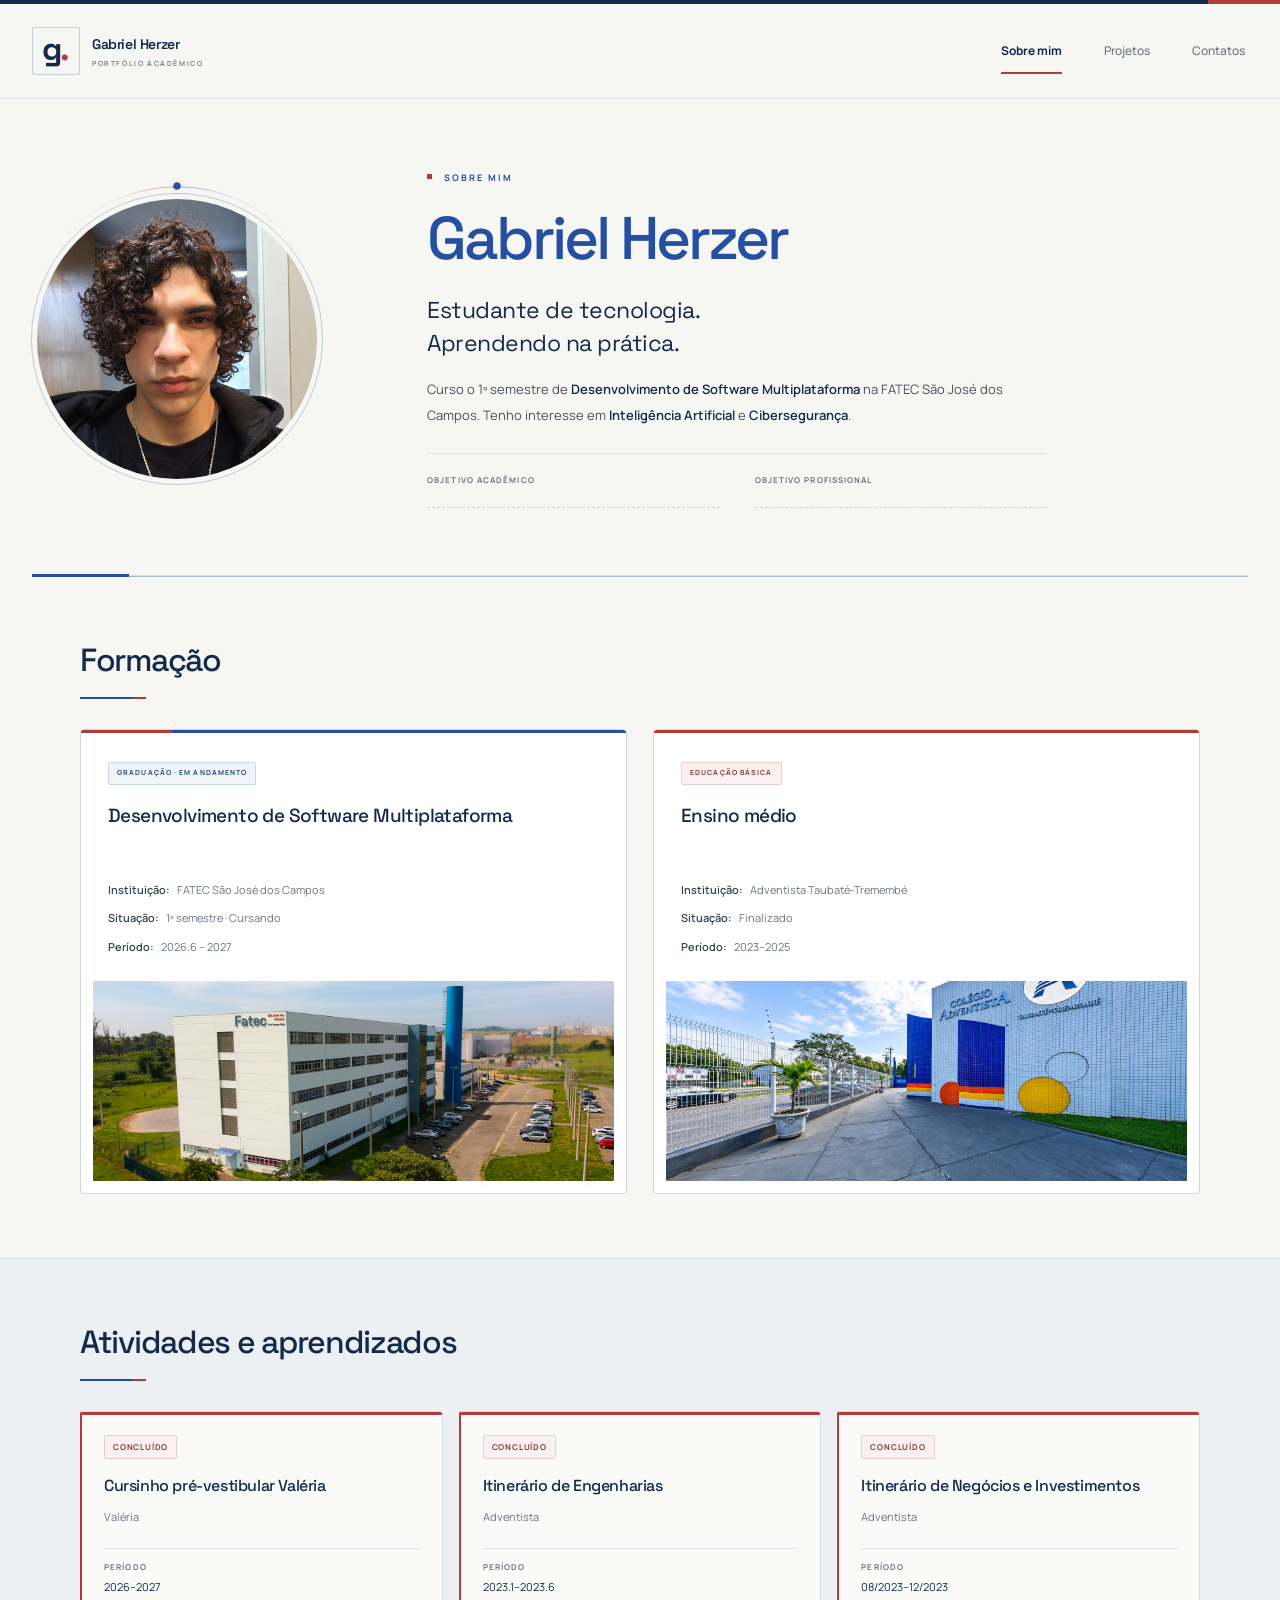
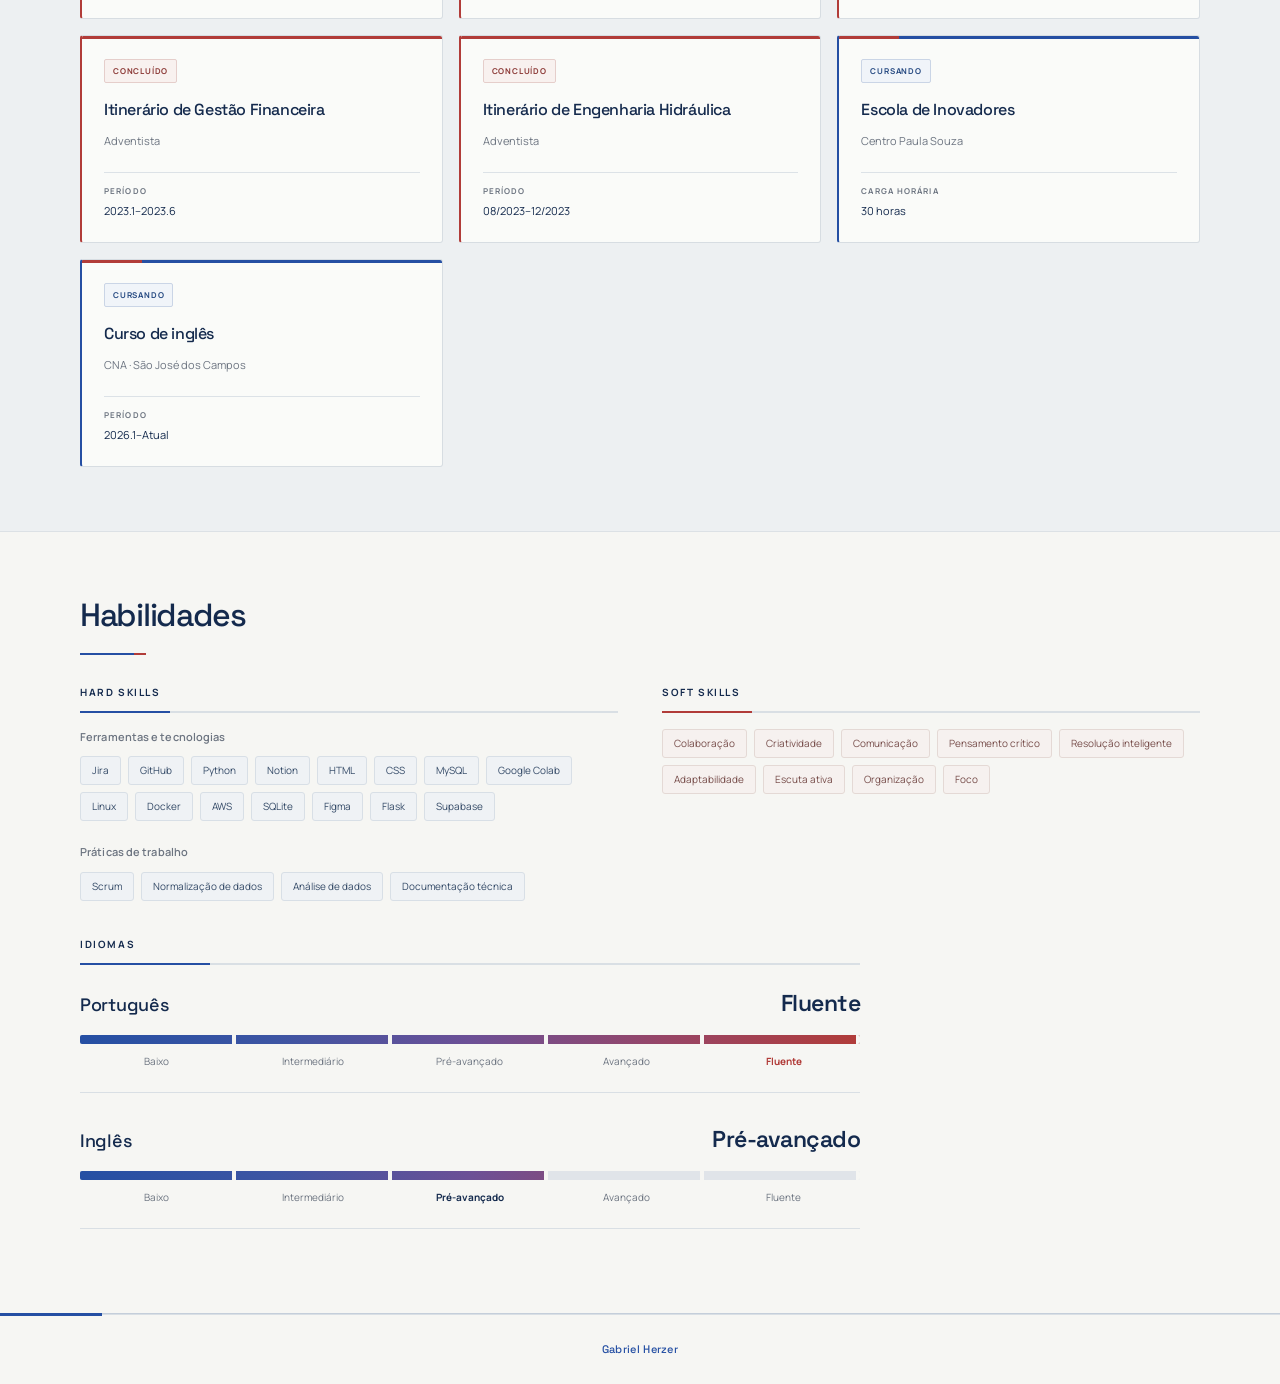
<file: index.html>
<!doctype html>
<html lang="pt-BR"><head><meta charset="utf-8"><meta name="viewport" content="width=device-width, initial-scale=1"><meta name="theme-color" content="#142a4d"><meta name="description" content="Portfólio acadêmico de Gabriel Herzer Gaspary. Estudante de DSM na FATEC São José dos Campos."><title>Sobre mim · Gabriel Herzer</title><link rel="icon" type="image/svg+xml" href="assets/favicon.svg"><link rel="stylesheet" href="styles.css"><link rel="stylesheet" href="design.css"></head>
<body><a class="skip" href="#conteudo">Pular para o conteúdo</a><header class="header"><div class="header-inner"><a class="brand" href="index.html" aria-label="Gabriel Herzer, sobre mim"><span class="brand-symbol">g<span>.</span></span><span class="brand-name">Gabriel Herzer<small>PORTFÓLIO ACADÊMICO</small></span></a><nav aria-label="Navegação principal"><a href="index.html" class="active" aria-current="page">Sobre mim</a><a href="projetos.html">Projetos</a><a href="contatos.html">Contatos</a></nav></div></header><main id="conteudo">
<section class="intro wrap" aria-labelledby="profile-title"><div class="portrait"><img src="assets/gabriel.png" alt="Foto de Gabriel Herzer Gaspary" width="1086" height="1448" fetchpriority="high"><span class="portrait-orbit orbit-red" aria-hidden="true"><span class="orbit-trail"></span><span class="orbit-dot"></span></span><span class="portrait-orbit orbit-blue" aria-hidden="true"><span class="orbit-trail"></span><span class="orbit-dot"></span></span></div><div class="intro-copy"><p class="eyebrow"><span class="status-dot"></span> SOBRE MIM</p><h1 id="profile-title">Gabriel Herzer</h1><p class="intro-lead">Estudante de tecnologia.<br>Aprendendo na prática.</p><p>Curso o 1º semestre de <strong>Desenvolvimento de Software Multiplataforma</strong> na FATEC São José dos Campos. Tenho interesse em <strong>Inteligência Artificial</strong> e <strong>Cibersegurança</strong>.</p><div class="goals"><div><span class="field-label">OBJETIVO ACADÊMICO</span><span class="blank" aria-label="Objetivo acadêmico: a preencher">&nbsp;</span></div><div><span class="field-label">OBJETIVO PROFISSIONAL</span><span class="blank" aria-label="Objetivo profissional: a preencher">&nbsp;</span></div></div></div><span class="intro-status" aria-hidden="true"><span class="intro-red"></span><span class="intro-blue"></span></span></section>
<section class="section wrap" aria-labelledby="education-title"><div class="section-title"><h2>Formação</h2></div><div class="education-grid"><article class="education-card is-ongoing"><span class="status-line" aria-hidden="true"><span class="status-runner"></span></span><div class="education-content"><span class="badge">GRADUAÇÃO · EM ANDAMENTO</span><h3 id="education-title">Desenvolvimento de Software Multiplataforma</h3><dl><div><dt>Instituição</dt><dd>FATEC São José dos Campos</dd></div><div><dt>Situação</dt><dd>1º semestre · Cursando</dd></div><div><dt>Período</dt><dd>2026.6 – 2027</dd></div></dl></div><div class="education-photo"><img src="assets/fatec-sjc.png" alt="Prédio da FATEC São José dos Campos — Prof. Jessen Vidal" width="1440" height="560" loading="lazy" decoding="async"></div></article><article class="education-card is-complete"><span class="status-line" aria-hidden="true"><span class="status-runner"></span></span><div class="education-content"><span class="badge neutral">EDUCAÇÃO BÁSICA</span><h3>Ensino médio</h3><dl><div><dt>Instituição</dt><dd>Adventista Taubaté-Tremembé</dd></div><div><dt>Situação</dt><dd>Finalizado</dd></div><div><dt>Período</dt><dd>2023–2025</dd></div></dl></div><div class="education-photo"><img src="assets/adventista-taubate-tremembe.png" alt="Fachada do Colégio Adventista de Taubaté–Tremembé" width="1672" height="941" loading="lazy" decoding="async"></div></article></div></section>
<section class="section activities-section"><div class="wrap"><div class="section-title"><h2>Atividades e aprendizados</h2></div><div class="activity-list"><article class="activity-card is-complete"><span class="status-line" aria-hidden="true"><span class="status-runner"></span></span><span class="badge neutral">Concluído</span><h3>Cursinho pré-vestibular Valéria</h3><p class="course-institution">Valéria</p><div class="course-period"><span class="field-label">PERÍODO</span><p>2026–2027</p></div></article><article class="activity-card is-complete"><span class="status-line" aria-hidden="true"><span class="status-runner"></span></span><span class="badge neutral">Concluído</span><h3>Itinerário de Engenharias</h3><p class="course-institution">Adventista</p><div class="course-period"><span class="field-label">PERÍODO</span><p>2023.1–2023.6</p></div></article><article class="activity-card is-complete"><span class="status-line" aria-hidden="true"><span class="status-runner"></span></span><span class="badge neutral">Concluído</span><h3>Itinerário de Negócios e Investimentos</h3><p class="course-institution">Adventista</p><div class="course-period"><span class="field-label">PERÍODO</span><p>08/2023–12/2023</p></div></article><article class="activity-card is-complete"><span class="status-line" aria-hidden="true"><span class="status-runner"></span></span><span class="badge neutral">Concluído</span><h3>Itinerário de Gestão Financeira</h3><p class="course-institution">Adventista</p><div class="course-period"><span class="field-label">PERÍODO</span><p>2023.1–2023.6</p></div></article><article class="activity-card is-complete"><span class="status-line" aria-hidden="true"><span class="status-runner"></span></span><span class="badge neutral">Concluído</span><h3>Itinerário de Engenharia Hidráulica</h3><p class="course-institution">Adventista</p><div class="course-period"><span class="field-label">PERÍODO</span><p>08/2023–12/2023</p></div></article><article class="activity-card is-ongoing"><span class="status-line" aria-hidden="true"><span class="status-runner"></span></span><span class="badge">Cursando</span><h3>Escola de Inovadores</h3><p class="course-institution">Centro Paula Souza</p><div class="course-period"><span class="field-label">CARGA HORÁRIA</span><p>30 horas</p></div></article><article class="activity-card is-ongoing"><span class="status-line" aria-hidden="true"><span class="status-runner"></span></span><span class="badge">Cursando</span><h3>Curso de inglês</h3><p class="course-institution">CNA · São José dos Campos</p><div class="course-period"><span class="field-label">PERÍODO</span><p>2026.1–Atual</p></div></article></div></div></section>
<section class="section wrap skills-section"><div class="section-title"><h2>Habilidades</h2></div><div class="skills-grid"><div class="tools-practices"><h3 class="subheading animated-subheading">Hard skills<span class="heading-track" aria-hidden="true"><span class="heading-runner"></span></span></h3><div class="competency-group"><h4>Ferramentas e tecnologias</h4><div class="tags"><span>Jira</span><span>GitHub</span><span>Python</span><span>Notion</span><span>HTML</span><span>CSS</span><span>MySQL</span><span>Google Colab</span><span>Linux</span><span>Docker</span><span>AWS</span><span>SQLite</span><span>Figma</span><span>Flask</span><span>Supabase</span></div></div><div class="competency-group"><h4>Práticas de trabalho</h4><div class="tags"><span>Scrum</span><span>Normalização de dados</span><span>Análise de dados</span><span>Documentação técnica</span></div></div></div><div><h3 class="subheading animated-subheading">Soft skills<span class="heading-track" aria-hidden="true"><span class="heading-runner"></span></span></h3><div class="tags"><span>Colaboração</span><span>Criatividade</span><span>Comunicação</span><span>Pensamento crítico</span><span>Resolução inteligente</span><span>Adaptabilidade</span><span>Escuta ativa</span><span>Organização</span><span>Foco</span></div></div></div><div class="language-block"><h3 class="subheading animated-subheading">Idiomas<span class="heading-track" aria-hidden="true"><span class="heading-runner"></span></span></h3><div class="language-list level-list"><article class="language-card"><div class="language-summary"><h4>Português</h4><strong class="language-level">Fluente</strong></div><div class="language-scale level-5" role="img" aria-label="Português: Fluente, nível 5 de 5 na escala de Baixo a Fluente"><span class="language-scale-fill"></span><span class="language-scale-cuts"></span></div><div class="language-scale-labels" aria-hidden="true"><span>Baixo</span><span>Intermediário</span><span>Pré-avançado</span><span>Avançado</span><span class="current-level">Fluente</span></div></article><article class="language-card"><div class="language-summary"><h4>Inglês</h4><strong class="language-level">Pré-avançado</strong></div><div class="language-scale level-3" role="img" aria-label="Inglês: Pré-avançado, nível 3 de 5 na escala de Baixo a Fluente"><span class="language-scale-fill"></span><span class="language-scale-cuts"></span></div><div class="language-scale-labels" aria-hidden="true"><span>Baixo</span><span>Intermediário</span><span class="current-level">Pré-avançado</span><span>Avançado</span><span>Fluente</span></div></article></div></div></section>
</main><footer class="footer"><span class="footer-track" aria-hidden="true"><span class="footer-red"></span><span class="footer-blue"></span></span><div><span class="footer-name">Gabriel Herzer</span></div></footer></body></html>
</file>
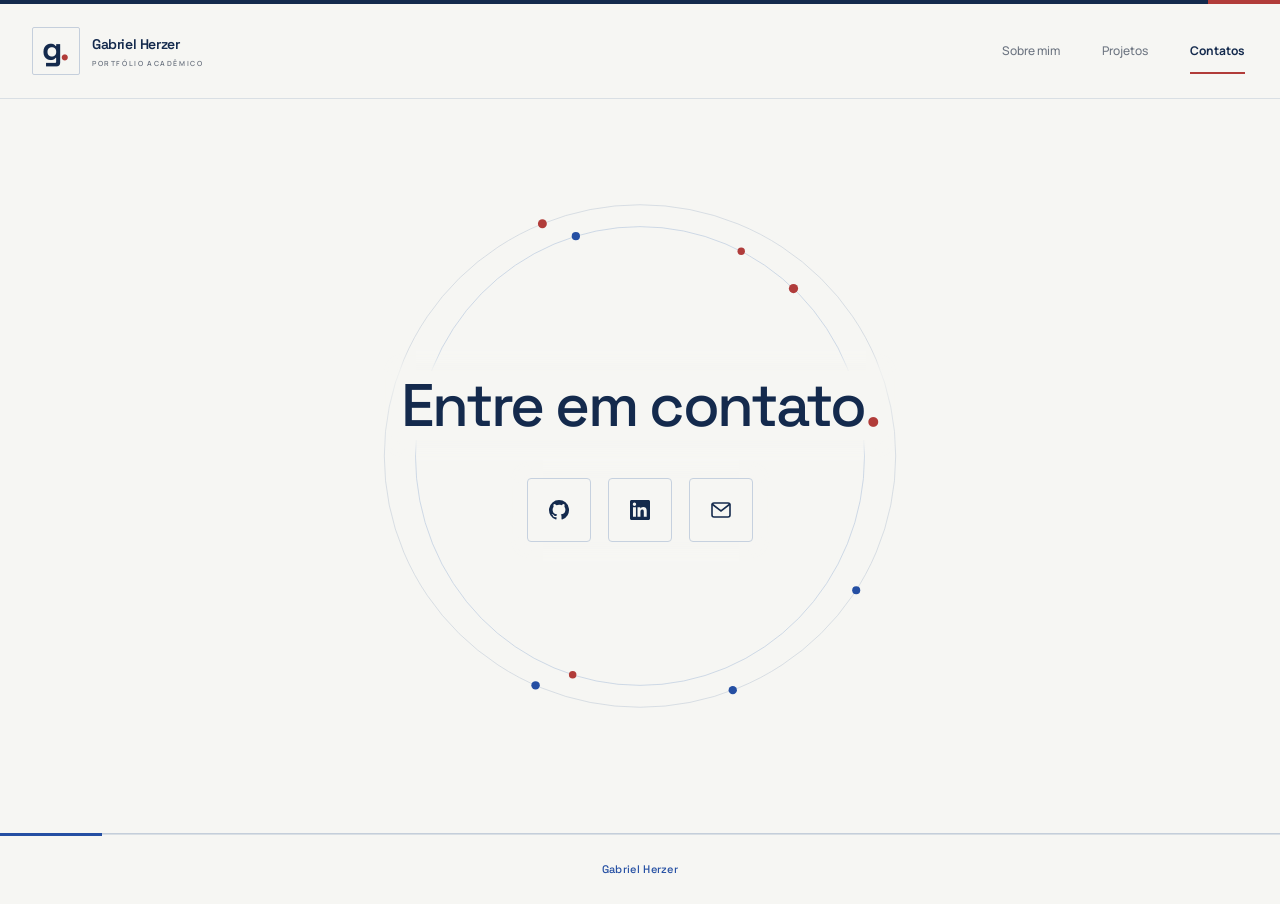
<file: contatos.html>
<!doctype html>
<html lang="pt-BR"><head><meta charset="utf-8"><meta name="viewport" content="width=device-width, initial-scale=1"><meta name="theme-color" content="#142a4d"><meta name="description" content="Portfólio acadêmico de Gabriel Herzer Gaspary. Estudante de DSM na FATEC São José dos Campos."><title>Contatos · Gabriel Herzer</title><link rel="icon" type="image/svg+xml" href="assets/favicon.svg"><link rel="stylesheet" href="styles.css"><link rel="stylesheet" href="design.css"><script src="contact-orbits.js" defer></script></head>
<body><a class="skip" href="#conteudo">Pular para o conteúdo</a><header class="header"><div class="header-inner"><a class="brand" href="index.html" aria-label="Gabriel Herzer, sobre mim"><span class="brand-symbol">g<span>.</span></span><span class="brand-name">Gabriel Herzer<small>PORTFÓLIO ACADÊMICO</small></span></a><nav aria-label="Navegação principal"><a href="index.html">Sobre mim</a><a href="projetos.html">Projetos</a><a href="contatos.html" class="active" aria-current="page">Contatos</a></nav></div></header><main id="conteudo">
<section class="contact-page wrap" aria-labelledby="contact-title"><svg class="contact-orbit-scene" data-contact-orbits viewBox="0 0 640 640" aria-hidden="true" focusable="false"><ellipse class="contact-ring" cx="320" cy="320" rx="226" ry="224"/><ellipse class="contact-ring" cx="320" cy="320" rx="248" ry="249"/><circle class="contact-particle" cx="545" cy="320" r="4" fill="#b13c39"/><circle class="contact-particle" cx="95" cy="320" r="4" fill="#254fa3"/><circle class="contact-particle" cx="545" cy="320" r="4" fill="#b13c39"/><circle class="contact-particle" cx="95" cy="320" r="4" fill="#254fa3"/><circle class="contact-particle" cx="545" cy="320" r="4" fill="#b13c39"/><circle class="contact-particle" cx="95" cy="320" r="4" fill="#254fa3"/><circle class="contact-particle" cx="545" cy="320" r="4" fill="#b13c39"/><circle class="contact-particle" cx="95" cy="320" r="4" fill="#254fa3"/></svg><div class="contact-copy"><h1 id="contact-title">Entre em contato<span>.</span></h1><div class="social-icons"><a href="https://github.com/GabrielHerzer" aria-label="GitHub de Gabriel Herzer" title="GitHub" target="_blank" rel="noopener noreferrer"><svg viewBox="0 0 24 24" fill="currentColor" aria-hidden="true"><path d="M12 2a10 10 0 0 0-3.16 19.49c.5.09.68-.22.68-.48v-1.86c-2.78.6-3.37-1.18-3.37-1.18-.45-1.16-1.11-1.47-1.11-1.47-.91-.62.07-.61.07-.61 1 .07 1.53 1.03 1.53 1.03.89 1.53 2.34 1.09 2.91.83.09-.65.35-1.09.64-1.34-2.22-.25-4.56-1.11-4.56-4.94 0-1.09.39-1.98 1.03-2.68-.1-.25-.45-1.27.1-2.65 0 0 .84-.27 2.75 1.03A9.58 9.58 0 0 1 12 6.83c.85 0 1.71.11 2.51.34 1.91-1.3 2.75-1.03 2.75-1.03.55 1.38.2 2.4.1 2.65.64.7 1.03 1.59 1.03 2.68 0 3.84-2.34 4.69-4.57 4.94.36.31.68.92.68 1.85v2.75c0 .27.18.58.69.48A10 10 0 0 0 12 2Z"/></svg></a><a href="https://www.linkedin.com/in/gabriel-herzer-133220352/" aria-label="LinkedIn de Gabriel Herzer" title="LinkedIn" target="_blank" rel="noopener noreferrer"><svg viewBox="0 0 24 24" fill="currentColor" aria-hidden="true"><path d="M20.45 2H3.55C2.69 2 2 2.68 2 3.52v16.96c0 .84.69 1.52 1.55 1.52h16.9c.86 0 1.55-.68 1.55-1.52V3.52c0-.84-.69-1.52-1.55-1.52ZM7.93 18.75H4.98V9.2h2.95v9.55ZM6.45 7.9a1.71 1.71 0 1 1 0-3.42 1.71 1.71 0 0 1 0 3.42Zm12.3 10.85H15.8V14.1c0-1.11-.02-2.54-1.55-2.54-1.55 0-1.79 1.21-1.79 2.46v4.73H9.51V9.2h2.83v1.3h.04c.39-.74 1.36-1.53 2.79-1.53 2.99 0 3.54 1.97 3.54 4.53v5.25Z"/></svg></a><a href="mailto:gabrielherzer11@gmail.com" aria-label="Enviar e-mail para Gabriel Herzer" title="Enviar e-mail para gabrielherzer11@gmail.com"><svg viewBox="0 0 24 24" fill="none" stroke="currentColor" stroke-width="1.6" aria-hidden="true"><rect x="3" y="5" width="18" height="14" rx="2"/><path d="m3 6 9 7 9-7"/></svg></a></div></div></section>
</main><footer class="footer"><span class="footer-track" aria-hidden="true"><span class="footer-red"></span><span class="footer-blue"></span></span><div><span class="footer-name">Gabriel Herzer</span></div></footer></body></html>
</file>
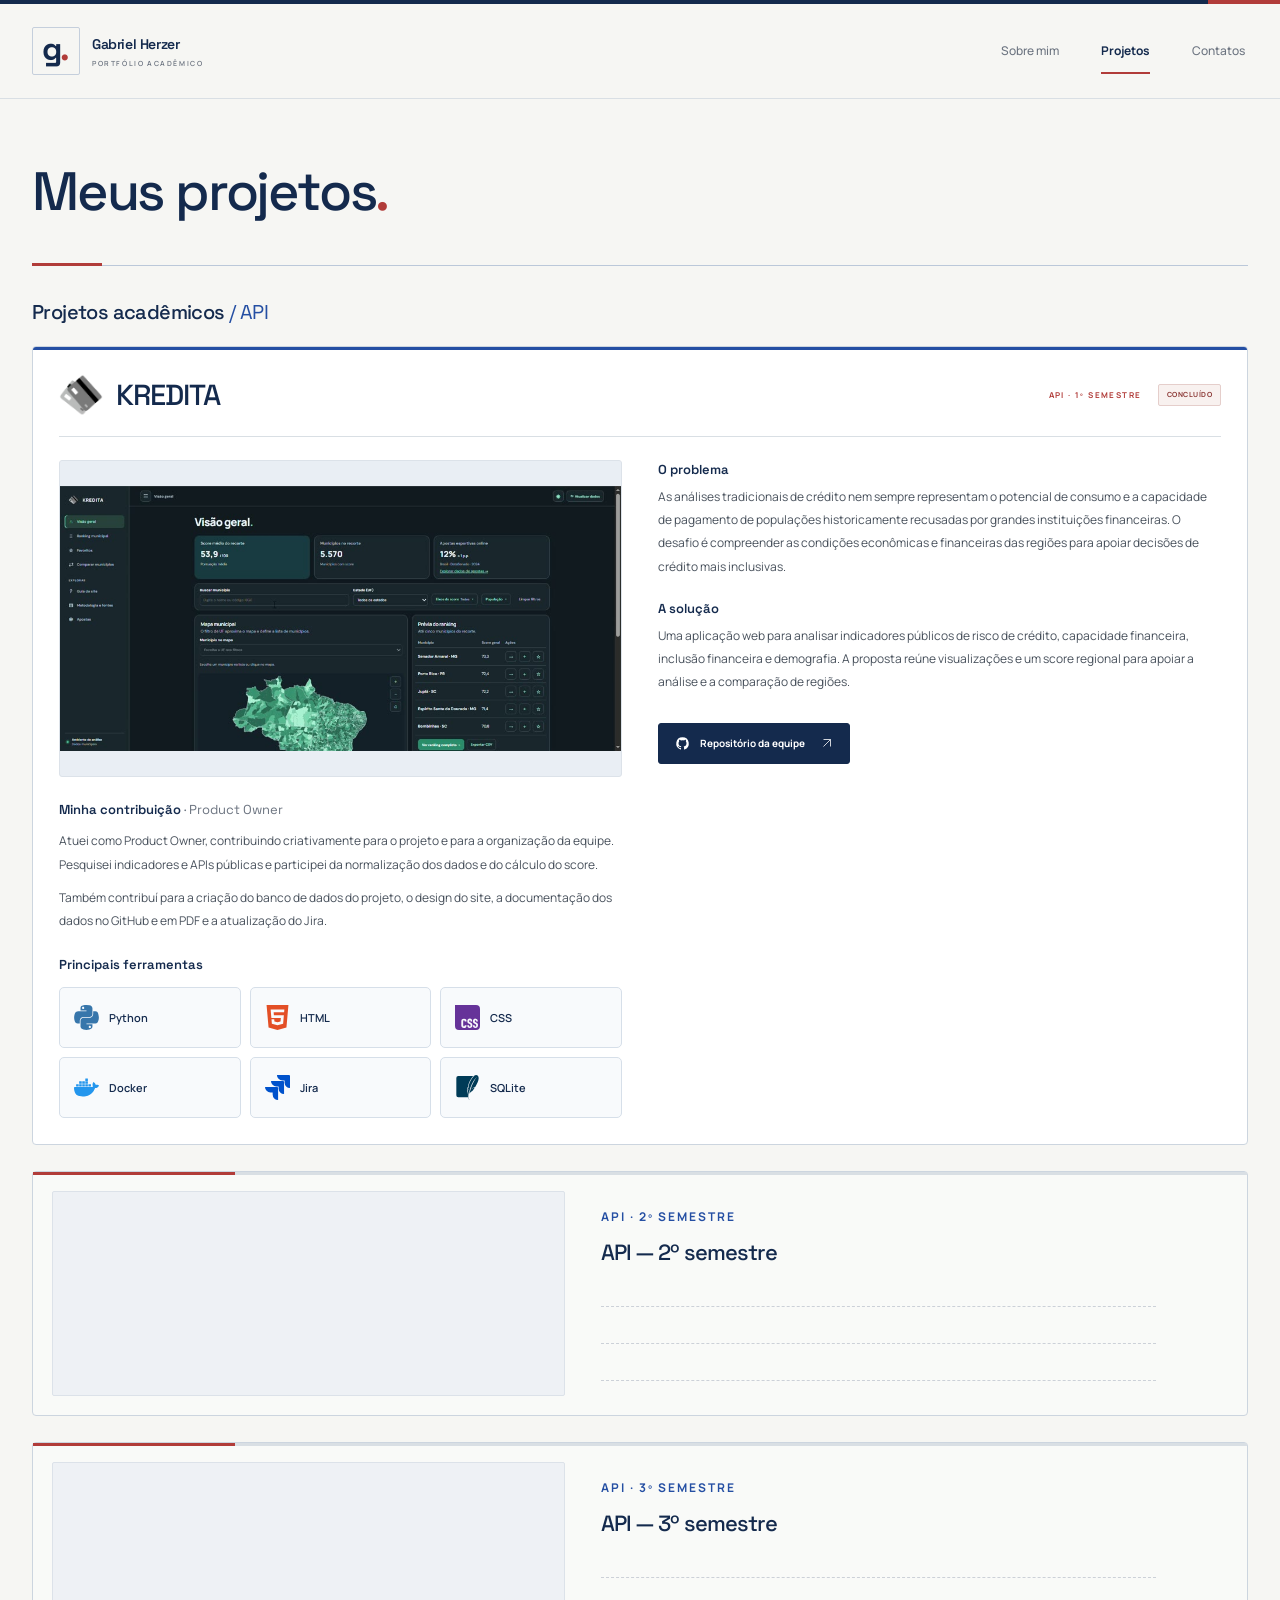
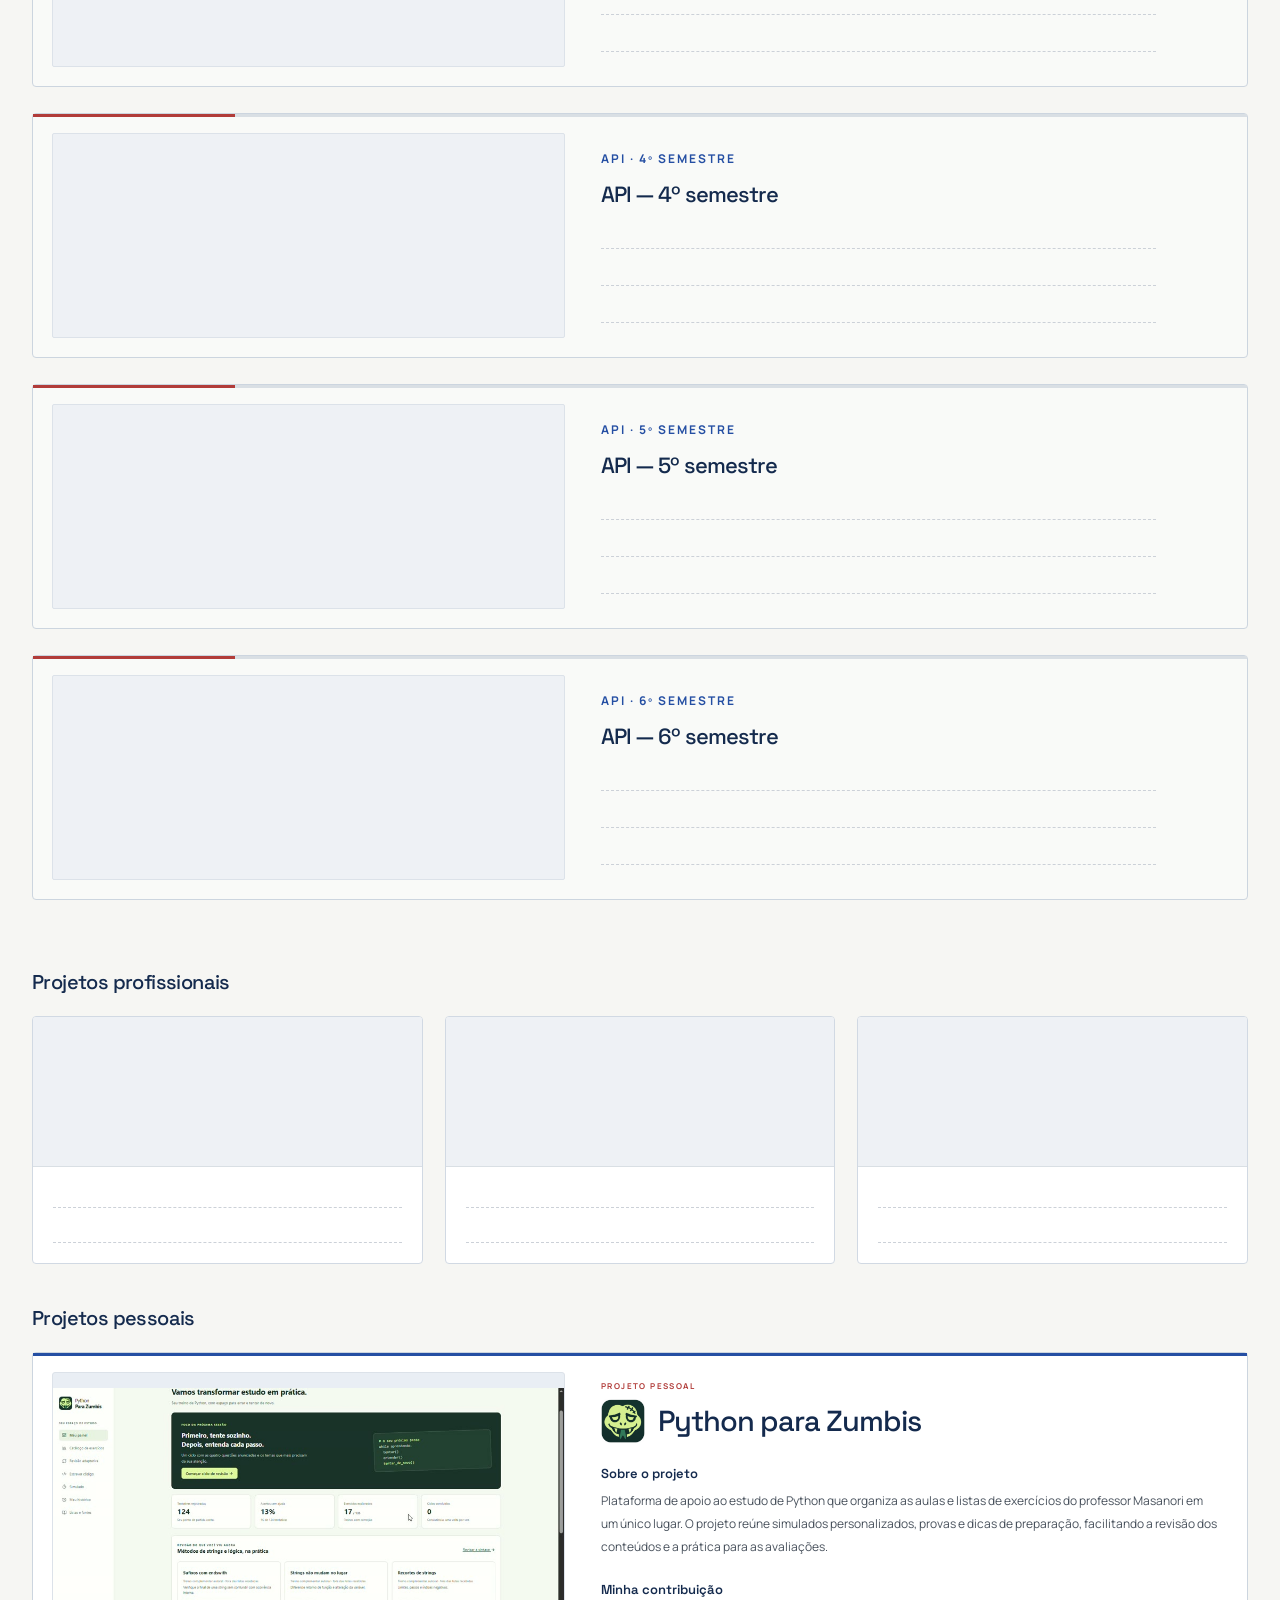
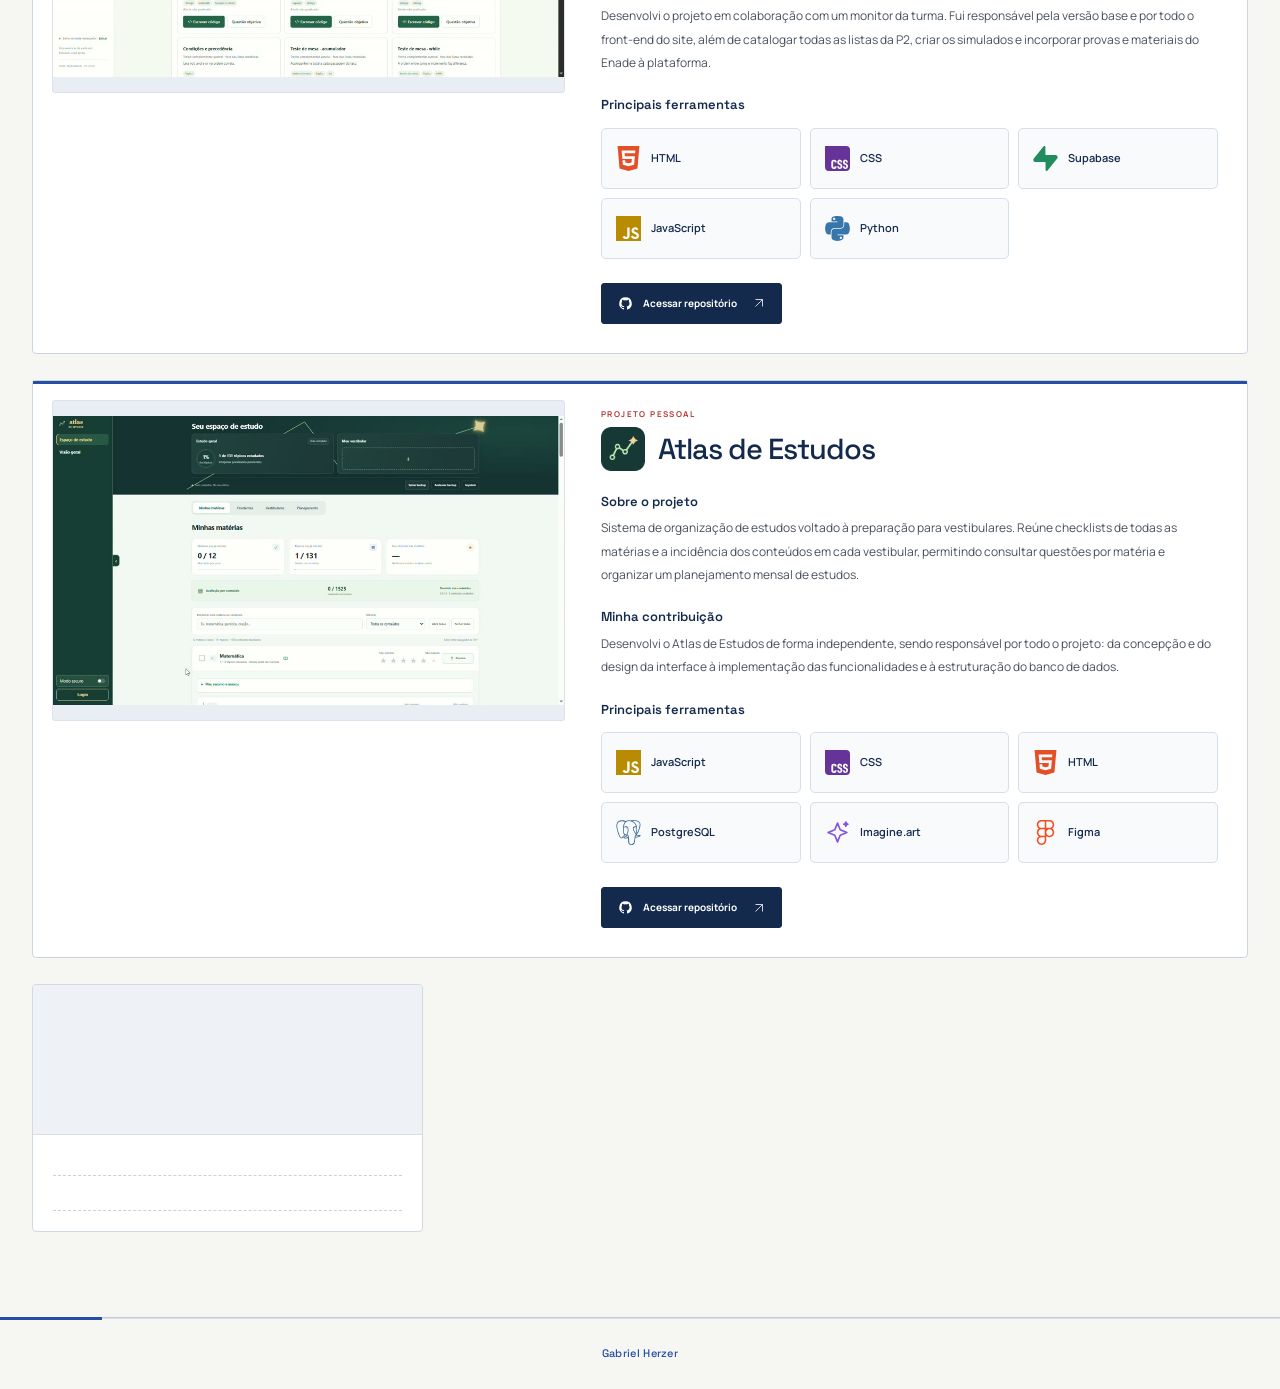
<file: projetos.html>
<!doctype html>
<html lang="pt-BR"><head><meta charset="utf-8"><meta name="viewport" content="width=device-width, initial-scale=1"><meta name="theme-color" content="#142a4d"><meta name="description" content="Portfólio acadêmico de Gabriel Herzer Gaspary. Estudante de DSM na FATEC São José dos Campos."><title>Projetos · Gabriel Herzer</title><link rel="icon" type="image/svg+xml" href="assets/favicon.svg"><link rel="stylesheet" href="styles.css"><link rel="stylesheet" href="design.css"><script src="project-previews.js" defer></script></head>
<body class="projects-page"><a class="skip" href="#conteudo">Pular para o conteúdo</a><header class="header"><div class="header-inner"><a class="brand" href="index.html" aria-label="Gabriel Herzer, sobre mim"><span class="brand-symbol">g<span>.</span></span><span class="brand-name">Gabriel Herzer<small>PORTFÓLIO ACADÊMICO</small></span></a><nav aria-label="Navegação principal"><a href="index.html">Sobre mim</a><a href="projetos.html" class="active" aria-current="page">Projetos</a><a href="contatos.html">Contatos</a></nav></div></header><main id="conteudo">
<section class="page-intro wrap"><h1>Meus projetos<span>.</span></h1></section>
<section class="wrap project-list" aria-labelledby="academic-title"><div class="category-heading"><h2 id="academic-title">Projetos acadêmicos <span>/ API</span></h2></div><article class="project-card is-complete kredita-layout">
<span class="status-line" aria-hidden="true"><span class="status-runner"></span></span>
<header class="kredita-heading"><div class="project-identity"><img src="assets/projects/kredita-icon.png" alt="" width="44" height="44"><h3>KREDITA</h3></div><div class="project-top"><span class="eyebrow">API · 1º SEMESTRE</span><span class="badge neutral">CONCLUÍDO</span></div></header>
<div class="kredita-left">
<div class="project-image project-preview" data-project-preview data-project-name="KREDITA">
 <img class="preview-poster" src="assets/projects/kredita-poster.jpg" alt="Tela do projeto KREDITA" width="960" height="540" loading="lazy">
 <video class="preview-video" data-src="assets/projects/kredita-preview.mp4" poster="assets/projects/kredita-poster.jpg" preload="none" muted loop playsinline aria-label="Demonstração em vídeo de KREDITA"></video>
 <button class="preview-toggle preview-overlay" type="button" aria-label="Reproduzir demonstração de KREDITA" aria-pressed="false"></button>
 </div>
<section class="contribution-section" aria-labelledby="kredita-contribution"><h4 id="kredita-contribution">Minha contribuição <span>· Product Owner</span></h4>
<p>Atuei como Product Owner, contribuindo criativamente para o projeto e para a organização da equipe. Pesquisei indicadores e APIs públicas e participei da normalização dos dados e do cálculo do score.</p>
<p>Também contribuí para a criação do banco de dados do projeto, o design do site, a documentação dos dados no GitHub e em PDF e a atualização do Jira.</p></section>
<section class="project-tools-section" aria-labelledby="kredita-tools"><h4 id="kredita-tools">Principais ferramentas</h4><ul class="project-tool-grid" aria-label="Principais ferramentas do KREDITA"><li class="project-tool-card"><img src="assets/tool-icons/python.svg" alt="" width="25" height="25"><span>Python</span></li><li class="project-tool-card"><img src="assets/tool-icons/html5.svg" alt="" width="25" height="25"><span>HTML</span></li><li class="project-tool-card"><img src="assets/tool-icons/css.svg" alt="" width="25" height="25"><span>CSS</span></li><li class="project-tool-card"><img src="assets/tool-icons/docker.svg" alt="" width="25" height="25"><span>Docker</span></li><li class="project-tool-card"><img src="assets/tool-icons/jira.svg" alt="" width="25" height="25"><span>Jira</span></li><li class="project-tool-card"><img src="assets/tool-icons/sqlite.svg" alt="" width="25" height="25"><span>SQLite</span></li></ul></section>
</div>
<div class="project-details kredita-right"><h4>O problema</h4><p>As análises tradicionais de crédito nem sempre representam o potencial de consumo e a capacidade de pagamento de populações historicamente recusadas por grandes instituições financeiras. O desafio é compreender as condições econômicas e financeiras das regiões para apoiar decisões de crédito mais inclusivas.</p><h4>A solução</h4><p>Uma aplicação web para analisar indicadores públicos de risco de crédito, capacidade financeira, inclusão financeira e demografia. A proposta reúne visualizações e um score regional para apoiar a análise e a comparação de regiões.</p><div class="repo-actions"><a class="button secondary" href="https://github.com/print-grupo/KREDITA" target="_blank" rel="noopener noreferrer"><svg viewBox="0 0 24 24" fill="currentColor" aria-hidden="true"><path d="M12 2a10 10 0 0 0-3.16 19.49c.5.09.68-.22.68-.48v-1.86c-2.78.6-3.37-1.18-3.37-1.18-.45-1.16-1.11-1.47-1.11-1.47-.91-.62.07-.61.07-.61 1 .07 1.53 1.03 1.53 1.03.89 1.53 2.34 1.09 2.91.83.09-.65.35-1.09.64-1.34-2.22-.25-4.56-1.11-4.56-4.94 0-1.09.39-1.98 1.03-2.68-.1-.25-.45-1.27.1-2.65 0 0 .84-.27 2.75 1.03A9.58 9.58 0 0 1 12 6.83c.85 0 1.71.11 2.51.34 1.91-1.3 2.75-1.03 2.75-1.03.55 1.38.2 2.4.1 2.65.64.7 1.03 1.59 1.03 2.68 0 3.84-2.34 4.69-4.57 4.94.36.31.68.92.68 1.85v2.75c0 .27.18.58.69.48A10 10 0 0 0 12 2Z"/></svg> Repositório da equipe <svg viewBox="0 0 24 24" fill="none" stroke="currentColor" stroke-width="1.6" aria-hidden="true"><path d="M5 19 19 5M5 5h14v14"/></svg></a></div></div>
</article><article class="project-card api-placeholder is-pending" aria-label="Espaço reservado para API do 2º semestre"><span class="status-line" aria-hidden="true"><span class="status-runner"></span></span><div class="project-image" role="img" aria-label="Imagem do futuro projeto"></div><div class="project-details"><p class="eyebrow">API · 2º SEMESTRE</p><h3>API — 2º semestre</h3><div class="placeholder-fields"><span class="blank" aria-label="Nome do projeto: a preencher">&nbsp;</span><span class="blank" aria-label="Resumo do projeto: a preencher">&nbsp;</span><span class="blank" aria-label="Contribuições pessoais: a preencher">&nbsp;</span></div></div></article><article class="project-card api-placeholder is-pending" aria-label="Espaço reservado para API do 3º semestre"><span class="status-line" aria-hidden="true"><span class="status-runner"></span></span><div class="project-image" role="img" aria-label="Imagem do futuro projeto"></div><div class="project-details"><p class="eyebrow">API · 3º SEMESTRE</p><h3>API — 3º semestre</h3><div class="placeholder-fields"><span class="blank" aria-label="Nome do projeto: a preencher">&nbsp;</span><span class="blank" aria-label="Resumo do projeto: a preencher">&nbsp;</span><span class="blank" aria-label="Contribuições pessoais: a preencher">&nbsp;</span></div></div></article><article class="project-card api-placeholder is-pending" aria-label="Espaço reservado para API do 4º semestre"><span class="status-line" aria-hidden="true"><span class="status-runner"></span></span><div class="project-image" role="img" aria-label="Imagem do futuro projeto"></div><div class="project-details"><p class="eyebrow">API · 4º SEMESTRE</p><h3>API — 4º semestre</h3><div class="placeholder-fields"><span class="blank" aria-label="Nome do projeto: a preencher">&nbsp;</span><span class="blank" aria-label="Resumo do projeto: a preencher">&nbsp;</span><span class="blank" aria-label="Contribuições pessoais: a preencher">&nbsp;</span></div></div></article><article class="project-card api-placeholder is-pending" aria-label="Espaço reservado para API do 5º semestre"><span class="status-line" aria-hidden="true"><span class="status-runner"></span></span><div class="project-image" role="img" aria-label="Imagem do futuro projeto"></div><div class="project-details"><p class="eyebrow">API · 5º SEMESTRE</p><h3>API — 5º semestre</h3><div class="placeholder-fields"><span class="blank" aria-label="Nome do projeto: a preencher">&nbsp;</span><span class="blank" aria-label="Resumo do projeto: a preencher">&nbsp;</span><span class="blank" aria-label="Contribuições pessoais: a preencher">&nbsp;</span></div></div></article><article class="project-card api-placeholder is-pending" aria-label="Espaço reservado para API do 6º semestre"><span class="status-line" aria-hidden="true"><span class="status-runner"></span></span><div class="project-image" role="img" aria-label="Imagem do futuro projeto"></div><div class="project-details"><p class="eyebrow">API · 6º SEMESTRE</p><h3>API — 6º semestre</h3><div class="placeholder-fields"><span class="blank" aria-label="Nome do projeto: a preencher">&nbsp;</span><span class="blank" aria-label="Resumo do projeto: a preencher">&nbsp;</span><span class="blank" aria-label="Contribuições pessoais: a preencher">&nbsp;</span></div></div></article></section>
<section class="wrap future-projects"><div class="future-section"><div class="category-heading"><h2>Projetos profissionais</h2></div><div class="reserved-grid"><article class="reserved-card" aria-label="Espaço 1 para projeto profissional"><div class="reserved-image" role="img" aria-label="Imagem do futuro projeto"></div><div class="reserved-copy"><span class="blank" aria-label="Nome do projeto: a preencher">&nbsp;</span><span class="blank" aria-label="Descrição do projeto: a preencher">&nbsp;</span></div></article><article class="reserved-card" aria-label="Espaço 2 para projeto profissional"><div class="reserved-image" role="img" aria-label="Imagem do futuro projeto"></div><div class="reserved-copy"><span class="blank" aria-label="Nome do projeto: a preencher">&nbsp;</span><span class="blank" aria-label="Descrição do projeto: a preencher">&nbsp;</span></div></article><article class="reserved-card" aria-label="Espaço 3 para projeto profissional"><div class="reserved-image" role="img" aria-label="Imagem do futuro projeto"></div><div class="reserved-copy"><span class="blank" aria-label="Nome do projeto: a preencher">&nbsp;</span><span class="blank" aria-label="Descrição do projeto: a preencher">&nbsp;</span></div></article></div></div><div class="future-section"><div class="category-heading"><h2>Projetos pessoais</h2></div><article class="project-card personal-featured" id="python-para-zumbis"><span class="personal-status-line" aria-hidden="true"></span>
<div class="project-image project-preview" data-project-preview data-project-name="Python para Zumbis">
 <img class="preview-poster" src="assets/projects/python-zumbis-poster.jpg" alt="Tela do projeto Python para Zumbis" width="960" height="540" loading="lazy">
 <video class="preview-video" data-src="assets/projects/python-zumbis-preview.mp4" poster="assets/projects/python-zumbis-poster.jpg" preload="none" muted loop playsinline aria-label="Demonstração em vídeo de Python para Zumbis"></video>
 <button class="preview-toggle preview-overlay" type="button" aria-label="Reproduzir demonstração de Python para Zumbis" aria-pressed="false"></button>
 </div>
<div class="project-details"><div class="project-top"><span class="eyebrow">PROJETO PESSOAL</span></div>
<div class="project-identity"><img src="assets/projects/python-zumbis-icon.png" alt="" width="44" height="44"><h3>Python para Zumbis</h3></div>
<div class="project-pending-detail"><h4>Sobre o projeto</h4><p>Plataforma de apoio ao estudo de Python que organiza as aulas e listas de exercícios do professor Masanori em um único lugar. O projeto reúne simulados personalizados, provas e dicas de preparação, facilitando a revisão dos conteúdos e a prática para as avaliações.</p></div>
<div class="project-pending-detail"><h4>Minha contribuição</h4><p>Desenvolvi o projeto em colaboração com um monitor da turma. Fui responsável pela versão base e por todo o front-end do site, além de catalogar todas as listas da P2, criar os simulados e incorporar provas e materiais do Enade à plataforma.</p></div>
<div class="project-pending-detail"><h4>Principais ferramentas</h4><ul class="project-tool-grid" aria-label="Principais ferramentas do Python para Zumbis"><li class="project-tool-card"><img src="assets/tool-icons/html5.svg" alt="" width="25" height="25"><span>HTML</span></li><li class="project-tool-card"><img src="assets/tool-icons/css.svg" alt="" width="25" height="25"><span>CSS</span></li><li class="project-tool-card"><img src="assets/tool-icons/supabase.svg" alt="" width="25" height="25"><span>Supabase</span></li><li class="project-tool-card"><img src="assets/tool-icons/javascript.svg" alt="" width="25" height="25"><span>JavaScript</span></li><li class="project-tool-card"><img src="assets/tool-icons/python.svg" alt="" width="25" height="25"><span>Python</span></li></ul></div>
<div class="repo-actions"><a class="button secondary" href="https://github.com/GabrielHerzer/caderno_python" target="_blank" rel="noopener noreferrer"><svg viewBox="0 0 24 24" fill="currentColor" aria-hidden="true"><path d="M12 2a10 10 0 0 0-3.16 19.49c.5.09.68-.22.68-.48v-1.86c-2.78.6-3.37-1.18-3.37-1.18-.45-1.16-1.11-1.47-1.11-1.47-.91-.62.07-.61.07-.61 1 .07 1.53 1.03 1.53 1.03.89 1.53 2.34 1.09 2.91.83.09-.65.35-1.09.64-1.34-2.22-.25-4.56-1.11-4.56-4.94 0-1.09.39-1.98 1.03-2.68-.1-.25-.45-1.27.1-2.65 0 0 .84-.27 2.75 1.03A9.58 9.58 0 0 1 12 6.83c.85 0 1.71.11 2.51.34 1.91-1.3 2.75-1.03 2.75-1.03.55 1.38.2 2.4.1 2.65.64.7 1.03 1.59 1.03 2.68 0 3.84-2.34 4.69-4.57 4.94.36.31.68.92.68 1.85v2.75c0 .27.18.58.69.48A10 10 0 0 0 12 2Z"/></svg> Acessar repositório <svg viewBox="0 0 24 24" fill="none" stroke="currentColor" stroke-width="1.6" aria-hidden="true"><path d="M5 19 19 5M5 5h14v14"/></svg></a></div>
</div></article><article class="project-card personal-featured" id="atlas-de-estudos"><span class="personal-status-line" aria-hidden="true"></span>
<div class="project-image project-preview" data-project-preview data-project-name="Atlas de Estudos">
<img class="preview-poster" src="assets/projects/atlas-poster.jpg" alt="Tela do projeto Atlas de Estudos" width="960" height="542" loading="lazy">
<video class="preview-video" data-src="assets/projects/atlas-preview.mp4" poster="assets/projects/atlas-poster.jpg" preload="none" muted loop playsinline aria-label="Demonstração em vídeo de Atlas de Estudos"></video>
<button class="preview-toggle preview-overlay" type="button" aria-label="Reproduzir demonstração de Atlas de Estudos" aria-pressed="false"></button>
</div>
<div class="project-details"><div class="project-top"><span class="eyebrow">PROJETO PESSOAL</span></div>
<div class="project-identity"><img src="assets/projects/atlas-icon.png" alt="" width="44" height="44" loading="lazy"><h3>Atlas de Estudos</h3></div>
<div class="project-pending-detail"><h4>Sobre o projeto</h4><p>Sistema de organização de estudos voltado à preparação para vestibulares. Reúne checklists de todas as matérias e a incidência dos conteúdos em cada vestibular, permitindo consultar questões por matéria e organizar um planejamento mensal de estudos.</p></div>
<div class="project-pending-detail"><h4>Minha contribuição</h4><p>Desenvolvi o Atlas de Estudos de forma independente, sendo responsável por todo o projeto: da concepção e do design da interface à implementação das funcionalidades e à estruturação do banco de dados.</p></div>
<div class="project-pending-detail"><h4>Principais ferramentas</h4><ul class="project-tool-grid" aria-label="Principais ferramentas do Atlas de Estudos"><li class="project-tool-card"><img src="assets/tool-icons/javascript.svg" alt="" width="25" height="25"><span>JavaScript</span></li><li class="project-tool-card"><img src="assets/tool-icons/css.svg" alt="" width="25" height="25"><span>CSS</span></li><li class="project-tool-card"><img src="assets/tool-icons/html5.svg" alt="" width="25" height="25"><span>HTML</span></li><li class="project-tool-card"><img src="assets/tool-icons/postgresql.svg" alt="" width="25" height="25"><span>PostgreSQL</span></li><li class="project-tool-card"><img src="assets/tool-icons/imagine-art.svg" alt="" width="25" height="25"><span>Imagine.art</span></li><li class="project-tool-card"><img src="assets/tool-icons/figma.svg" alt="" width="25" height="25"><span>Figma</span></li></ul></div>
<div class="repo-actions"><a class="button secondary" href="https://github.com/GabrielHerzer/atlas-de-estudos" target="_blank" rel="noopener noreferrer"><svg viewBox="0 0 24 24" fill="currentColor" aria-hidden="true"><path d="M12 2a10 10 0 0 0-3.16 19.49c.5.09.68-.22.68-.48v-1.86c-2.78.6-3.37-1.18-3.37-1.18-.45-1.16-1.11-1.47-1.11-1.47-.91-.62.07-.61.07-.61 1 .07 1.53 1.03 1.53 1.03.89 1.53 2.34 1.09 2.91.83.09-.65.35-1.09.64-1.34-2.22-.25-4.56-1.11-4.56-4.94 0-1.09.39-1.98 1.03-2.68-.1-.25-.45-1.27.1-2.65 0 0 .84-.27 2.75 1.03A9.58 9.58 0 0 1 12 6.83c.85 0 1.71.11 2.51.34 1.91-1.3 2.75-1.03 2.75-1.03.55 1.38.2 2.4.1 2.65.64.7 1.03 1.59 1.03 2.68 0 3.84-2.34 4.69-4.57 4.94.36.31.68.92.68 1.85v2.75c0 .27.18.58.69.48A10 10 0 0 0 12 2Z"/></svg> Acessar repositório <svg viewBox="0 0 24 24" fill="none" stroke="currentColor" stroke-width="1.6" aria-hidden="true"><path d="M5 19 19 5M5 5h14v14"/></svg></a></div></div></article><div class="reserved-grid"><article class="reserved-card" aria-label="Espaço 3 para projeto pessoal"><div class="reserved-image" role="img" aria-label="Imagem do futuro projeto"></div><div class="reserved-copy"><span class="blank" aria-label="Nome do projeto: a preencher">&nbsp;</span><span class="blank" aria-label="Descrição do projeto: a preencher">&nbsp;</span></div></article></div></div></section>
</main><footer class="footer"><span class="footer-track" aria-hidden="true"><span class="footer-red"></span><span class="footer-blue"></span></span><div><span class="footer-name">Gabriel Herzer</span></div></footer></body></html>
</file>
<file: styles.css>
:root{--bg:#fafaff;--white:#fff;--navy:#17234c;--blue:#4b5cdb;--text:#4e566b;--muted:#757e94;--border:#e1e5f2;--soft:#f0f2ff;--serif:Georgia,'Times New Roman',serif;--sans:'Segoe UI',Arial,sans-serif}*{box-sizing:border-box}body{margin:0;color:var(--text);background:var(--bg);font:15px/1.8 var(--sans);-webkit-font-smoothing:antialiased}a{color:inherit;text-decoration:none}h1,h2,h3,h4,p{margin:0}h1,h2,h3,h4{color:var(--navy)}a,button{-webkit-tap-highlight-color:transparent}.wrap{width:min(1120px,calc(100% - 80px));margin-inline:auto}.header{background:rgba(255,255,255,.97);border-bottom:1px solid var(--border)}.header-inner{width:min(1240px,calc(100% - 80px));margin:auto;display:flex;align-items:center;justify-content:space-between;height:92px;gap:30px}.brand{display:flex;align-items:center;gap:12px}.brand-symbol{font:italic 45px/1 var(--serif);color:var(--navy);letter-spacing:-4px;padding-right:4px}.brand-symbol span{color:var(--blue)}.brand-name{font-size:13px;font-weight:650;line-height:1.6;color:var(--navy)}.brand-name small{display:block;font-size:8px;font-weight:600;letter-spacing:1.6px;color:var(--muted)}nav{display:flex;gap:34px;align-self:stretch;align-items:stretch}nav a{display:flex;align-items:center;font-size:13px;position:relative;color:#677086;padding:0 3px}nav a:hover{color:var(--blue)}nav a.active{color:var(--navy);font-weight:650}nav a.active:after{content:'';position:absolute;height:3px;bottom:0;left:3px;right:3px;background:var(--blue);border-radius:5px 5px 0 0}.eyebrow{font-size:10px;font-weight:650;letter-spacing:2px;color:var(--blue);line-height:1.6}.status-dot{width:6px;height:6px;display:inline-block;background:var(--blue);border-radius:50%;margin-right:8px;vertical-align:2px}h1{font:500 clamp(38px,4.5vw,58px)/1.15 var(--serif);letter-spacing:-1.7px}h1>span{color:var(--blue)}.intro{display:grid;grid-template-columns:320px 1fr;gap:76px;align-items:center;padding-top:68px;padding-bottom:68px;border-bottom:1px solid var(--border)}.portrait{position:relative;width:100%;align-self:start;margin-top:5px}.portrait img{width:100%;height:402px;object-fit:cover;object-position:center 43%;display:block;border-radius:130px 130px 14px 14px}.portrait:before{content:'';position:absolute;inset:14px -12px -14px 14px;border:1px solid #c7cef0;border-radius:130px 130px 16px 16px;z-index:-1}.portrait-note{display:block;text-align:center;font-size:8px;letter-spacing:2px;margin-top:26px;color:var(--muted)}.intro-copy>.eyebrow{margin-bottom:14px}.intro-lead{font-size:21px;color:var(--navy);line-height:1.5;margin-top:18px;margin-bottom:17px;font-weight:400}.intro-copy>p:not(.eyebrow):not(.intro-lead){font-size:13px;line-height:1.95;margin-top:12px}.intro-copy strong{font-weight:600;color:#34416d}.text-link{display:inline-flex;align-items:center;gap:17px;font-size:12px;color:var(--blue);font-weight:650;margin-top:22px}.text-link svg{width:15px;height:15px}.goals{display:grid;grid-template-columns:1fr 1fr;gap:25px;margin-top:26px;padding-top:20px;border-top:1px solid var(--border)}.field-label{font-size:8px;font-weight:650;color:var(--muted);letter-spacing:1.2px;line-height:1.6;display:block}.blank{display:block;border-bottom:1px dashed #c8cfdf;min-height:21px;min-width:30px;max-width:100%;line-height:1}.section{padding-top:65px;padding-bottom:65px}.section-title{margin-bottom:30px}.section-title .eyebrow{margin-bottom:9px}h2{font:600 33px/1.25 var(--serif);letter-spacing:-.6px}.section-title h2:after{content:'';display:block;width:34px;height:3px;border-radius:2px;background:var(--blue);margin-top:16px}.section-description{font-size:13px;margin-top:15px}.education-grid{display:grid;grid-template-columns:1fr 1fr;gap:24px}.education-card{background:var(--white);border:1px solid var(--border);border-radius:12px;overflow:hidden;box-shadow:0 5px 18px #18235004;display:flex;flex-direction:column}.education-content{padding:26px 26px 24px;flex:1}.badge{display:inline-flex;align-items:center;max-width:100%;border:1px solid #d7ddfd;background:var(--soft);color:var(--blue);font-size:8px;letter-spacing:1px;font-weight:650;padding:5px 9px;border-radius:5px;line-height:1.5}.badge.neutral{background:#f6f7fa;border-color:var(--border);color:var(--muted)}.education-card h3{font-size:19px;font-weight:600;line-height:1.5;letter-spacing:-.3px;margin:17px 0 20px;min-height:57px}dl{margin:0}dl>div{display:flex;gap:8px;margin-top:9px;font-size:12px}dt{font-weight:650;color:#48516b;flex-shrink:0}dt:after{content:':'}dd{margin:0;flex:1}dd .blank{min-height:20px}.empty-image{height:175px;background:linear-gradient(120deg,#f4f5fb,#edeff8);margin:0 14px 14px;border:1px solid #e5e8f2;border-radius:5px}.activities-section{background:#f3f5fc;border-block:1px solid #e9ecf6}.activity-card{background:white;border:1px solid var(--border);border-left:3px solid var(--blue);border-radius:11px;padding:26px 30px;max-width:100%}.activity-top{display:grid;grid-template-columns:1fr 210px;gap:60px;margin-bottom:19px}.activity-institution{max-width:480px;margin-bottom:19px}.activity-card .blank{min-height:25px}.skills-grid{display:grid;grid-template-columns:1fr 1fr;gap:45px}.subheading{font:650 11px/1.5 var(--sans);text-transform:uppercase;letter-spacing:1.7px;padding-bottom:12px;border-bottom:1px solid #dbe0f5;margin-bottom:16px}.tags{display:flex;flex-wrap:wrap;gap:8px}.tags>span{padding:5px 12px;border-radius:30px;border:1px solid #d7ddfb;background:var(--soft);color:#4554b7;font-size:11px;line-height:1.8}.language-block{margin-top:32px;max-width:500px}.language-blank{display:grid;grid-template-columns:1fr 1fr;gap:25px}.footer{border-top:1px solid var(--border);padding:25px 0;background:var(--white);margin-top:20px}.footer>div{width:min(1120px,calc(100% - 80px));margin:auto;display:flex;justify-content:space-between;gap:20px;font-size:9px;color:var(--muted)}.footer>div>span:first-child{color:var(--navy);font-weight:600}.page-intro{padding:55px 0 45px;text-align:center}.page-intro .eyebrow{margin-bottom:12px}.page-intro h1{font-size:45px}.page-intro>p:last-child{font-size:13px;margin-top:14px}.category-heading{display:flex;justify-content:space-between;gap:20px;align-items:center;margin-bottom:22px}.category-heading h2{font:600 18px/1.5 var(--sans);letter-spacing:-.4px}.category-heading h2 span{color:var(--muted);font-weight:400}.count{font-size:8px;letter-spacing:1.4px;color:var(--muted);white-space:nowrap}.project-card{background:var(--white);border:1px solid var(--border);border-radius:15px;box-shadow:0 8px 28px #18235007;display:grid;grid-template-columns:34% 1fr;gap:36px;padding:24px}.project-image{background:linear-gradient(145deg,#f1f3fa,#ebeef8);border:1px solid #e5e8f2;border-radius:8px;min-height:270px;height:300px;align-self:start}.project-details{padding:3px 4px 7px 0}.project-top{display:flex;justify-content:space-between;align-items:center;gap:15px;margin-bottom:6px}.project-top .eyebrow{font-size:8px;letter-spacing:1.4px}.project-top .badge{font-size:7px;letter-spacing:.5px}.project-details h3{font-size:26px;letter-spacing:-.7px;font-weight:650;margin-bottom:15px;line-height:1.3}.partner{margin-bottom:21px;max-width:360px}.project-details h4{font-size:12px;font-weight:650;margin:18px 0 5px;color:var(--blue);line-height:1.5}.project-details h4 span{font-weight:400;color:var(--muted)}.project-details p{font-size:12px;line-height:1.9}.project-details .tags{margin-top:10px;gap:6px}.project-details .tags>span{font-size:10px;padding:3px 10px}.repo-actions{margin-top:24px;display:flex;flex-wrap:wrap;gap:20px;align-items:center}.button{display:inline-flex;align-items:center;justify-content:center;gap:10px;padding:10px 14px;border:1px solid #cbd2f5;border-radius:7px;background:var(--soft);color:#3445b4;font-size:10px;font-weight:650;line-height:1.5}.button svg{height:15px;width:15px}.button svg:last-child{width:12px;height:12px;margin-left:6px}.button:hover{background:#e3e7ff}.personal-repo{flex:1;min-width:170px}.personal-repo .field-label{font-size:7px}.future-projects{padding-top:42px;padding-bottom:65px}.future-section+ .future-section{margin-top:35px}.empty-category{border:1px dashed #d7dcec;background:#f7f8fd;border-radius:10px;min-height:65px;padding:19px 24px}.empty-category p{font-size:12px;color:var(--muted)}.contact-page{min-height:calc(100vh - 192px);padding:120px 0 100px;display:flex;align-items:center;justify-content:center;flex-direction:column;position:relative;text-align:center;isolation:isolate}.contact-page>.eyebrow{margin-bottom:17px}.contact-page h1{font-size:clamp(37px,5vw,60px)}.social-icons{display:flex;align-items:center;gap:25px;margin-top:45px}.social-icons a,.social-icons button{width:70px;height:70px;display:flex;justify-content:center;align-items:center;border:1px solid #d9dff4;background:var(--white);border-radius:50%;color:var(--navy);transition:transform .2s,border-color .2s,background .2s}.social-icons svg{height:27px;width:27px}.social-icons a:hover{transform:translateY(-4px);border-color:var(--blue);background:var(--soft);color:var(--blue)}.social-icons button:disabled{color:#a8b0c7;background:#f5f6fb;border-style:dashed;cursor:not-allowed}.contact-orbit{width:380px;height:380px;position:absolute;z-index:-1;border-radius:50%;border:1px solid #e5e9f7;top:50%;left:50%;transform:translate(-50%,-50%)}.contact-orbit:before{content:'';position:absolute;inset:28px;border:1px solid #edf0fa;border-radius:50%}.contact-orbit span{position:absolute;width:9px;height:9px;border-radius:50%;background:#d4daf8;top:45px;left:45px}.contact-orbit span:nth-child(2){top:auto;left:auto;right:0;bottom:120px;width:6px;height:6px}.contact-orbit span:nth-child(3){top:auto;bottom:0;left:175px;width:5px;height:5px}.skip{position:absolute;top:-100px;left:15px;background:var(--navy);color:white;padding:10px;z-index:10}.skip:focus{top:10px}:focus-visible{outline:3px solid #7884e7;outline-offset:5px}
@media(max-width:1000px){.intro{gap:44px;grid-template-columns:280px 1fr}.portrait img{height:370px}.intro-copy h1{font-size:43px}.intro-lead{font-size:19px}.project-card{grid-template-columns:31% 1fr;gap:25px}.project-top{flex-wrap:wrap}.project-image{height:260px}.education-content{padding:22px}.activity-top{gap:30px}}
@media(max-width:700px){.wrap{width:calc(100% - 36px)}.header-inner{width:calc(100% - 36px);height:auto;min-height:106px;flex-wrap:wrap;gap:0;justify-content:center;padding-top:15px}.brand{width:100%;justify-content:center;gap:10px}.brand-symbol{font-size:33px}.brand-name{font-size:11px}.brand-name small{font-size:6px}nav{width:100%;justify-content:center;gap:35px;height:48px}nav a{font-size:12px}.intro{padding-top:35px;padding-bottom:42px;grid-template-columns:1fr;gap:35px}.portrait{width:220px;justify-self:center}.portrait img{height:278px;border-radius:100px 100px 10px 10px}.portrait:before{border-radius:100px 100px 12px 12px;inset:9px -9px -9px 9px}.portrait-note{font-size:7px;margin-top:20px}.intro-copy h1{font-size:40px}.intro-copy>.eyebrow{font-size:9px;margin-bottom:12px}.intro-lead{font-size:19px;margin-top:15px}.intro-copy>p:not(.eyebrow):not(.intro-lead){font-size:13px}.goals{gap:17px}.field-label{font-size:7px;letter-spacing:.8px}.section{padding:42px 0}.section-title{margin-bottom:25px}.section-title .eyebrow{font-size:9px}h2{font-size:29px}.education-grid,.skills-grid{grid-template-columns:1fr;gap:22px}.education-card h3{font-size:19px;min-height:0}.education-content{padding:23px}.empty-image{height:155px}.activity-card{padding:22px}.activity-top{grid-template-columns:1fr;gap:18px}.activity-institution{max-width:100%}.skills-grid{gap:28px}.subheading{font-size:10px}.tags>span{font-size:11px}.language-block{margin-top:29px}.footer{margin-top:0}.footer>div{width:calc(100% - 36px);flex-direction:column;align-items:center;gap:4px;text-align:center;font-size:9px}.page-intro{padding:36px 0}.page-intro h1{font-size:38px}.page-intro .eyebrow{font-size:8px;letter-spacing:1.7px}.page-intro>p:last-child{font-size:12px;max-width:270px;margin-inline:auto}.category-heading{gap:15px}.category-heading h2{font-size:16px}.count{font-size:7px;letter-spacing:.8px}.project-card{grid-template-columns:1fr;gap:22px;padding:16px}.project-image{height:200px;min-height:200px}.project-details{padding:0 3px 8px}.project-details h3{font-size:25px}.project-details h4{font-size:12px}.project-details p{font-size:12px}.project-top{gap:12px}.repo-actions{gap:18px}.personal-repo{flex-basis:100%}.future-projects{padding-top:30px;padding-bottom:45px}.empty-category{padding:18px}.contact-page{min-height:calc(100svh - 220px);padding:100px 0}.contact-page h1{font-size:37px}.contact-orbit{width:290px;height:290px}.contact-orbit span:nth-child(3){left:140px}.social-icons{gap:18px;margin-top:35px}.social-icons a,.social-icons button{width:61px;height:61px}.social-icons svg{width:25px;height:25px}}
@media(prefers-reduced-motion:reduce){*{transition:none!important}}

/* Ajustes solicitados: perfil circular, atividades preenchidas e projetos reservados. */
.intro.wrap{width:min(1240px,calc(100% - 48px));grid-template-columns:320px minmax(0,700px);justify-content:start;gap:65px;padding-block:62px}
.portrait{margin:0;align-self:center}.portrait:before{content:none}.portrait img{width:320px;height:320px;border-radius:50%;object-fit:cover;object-position:center 43%}
.intro-copy h1{font-size:54px}.intro-copy .goals{max-width:620px}.intro-copy .intro-lead{margin-block:16px}
.footer>div{justify-content:center;text-align:center}.footer>div>span:first-child{font-size:11px}
.activity-list{display:grid;gap:18px}.activity-top{margin-bottom:16px;align-items:start}.activity-top h3{font-size:17px;font-weight:600;line-height:1.5;letter-spacing:-.2px}.activity-top .badge{margin-top:9px}.activity-institution p{font-size:13px;margin-top:3px}.activity-institution{margin-bottom:13px}
.language-list{display:grid;gap:0}.language-list>div{display:flex;justify-content:space-between;align-items:center;border-bottom:1px solid var(--border);padding:11px 0;font-size:13px}.language-list strong{font-weight:600;color:var(--navy)}.language-list span{font-size:11px;color:var(--blue);background:var(--soft);padding:3px 11px;border-radius:20px}
.projects-page .project-list,.projects-page .future-projects{width:calc(100% - 48px);max-width:1480px;margin-inline:auto}.projects-page .page-intro{max-width:none;width:calc(100% - 48px);text-align:left;padding-bottom:35px}
.projects-page .project-card{grid-template-columns:minmax(0,.95fr) minmax(0,1.05fr);gap:38px;padding:24px;margin-bottom:26px}.projects-page .project-image{height:auto;min-height:340px;align-self:stretch}.project-details{min-width:0}
.projects-page .api-placeholder{min-height:245px}.projects-page .api-placeholder .project-image{min-height:195px}.api-placeholder .project-details{align-self:center}.api-placeholder h3{font-size:21px;margin-top:9px}.placeholder-fields{display:grid;gap:16px;max-width:90%;margin-top:20px}
.reserved-grid{display:grid;grid-template-columns:repeat(3,minmax(0,1fr));gap:22px}.reserved-card{border:1px solid var(--border);border-radius:12px;background:var(--white);overflow:hidden}.reserved-image{height:150px;background:linear-gradient(145deg,#f1f3fa,#ebeef8);border-bottom:1px solid var(--border)}.reserved-copy{padding:20px;display:grid;gap:14px}.future-projects .future-section+.future-section{margin-top:40px}
@media(max-width:1000px){.intro.wrap{grid-template-columns:270px minmax(0,1fr);gap:38px}.portrait img{width:270px;height:270px}.intro-copy h1{font-size:45px}.projects-page .project-card{gap:24px;grid-template-columns:minmax(0,.8fr) minmax(0,1.2fr)}}
@media(max-width:700px){.intro.wrap{width:calc(100% - 36px);grid-template-columns:1fr;gap:30px;padding-block:35px}.portrait{width:220px;justify-self:start}.portrait img{width:220px;height:220px;border-radius:50%}.intro-copy h1{font-size:42px}.activity-top h3{font-size:16px}.activity-top{grid-template-columns:1fr;gap:15px}.projects-page .project-list,.projects-page .future-projects,.projects-page .page-intro{width:calc(100% - 36px)}.projects-page .project-card{grid-template-columns:1fr;gap:20px;padding:16px}.projects-page .project-image{min-height:200px;height:200px}.projects-page .api-placeholder .project-image{min-height:145px;height:145px}.projects-page .api-placeholder{min-height:0}.api-placeholder .project-details{padding:2px 4px 8px}.reserved-grid{grid-template-columns:1fr;gap:18px}.reserved-image{height:135px}.category-heading{align-items:start}.category-heading .count{font-size:7px;max-width:120px;text-align:right;line-height:1.7}.projects-page .page-intro h1{font-size:38px}.projects-page .page-intro>p:last-child{margin-inline:0}.footer>div{align-items:center}}

/* Atividades em cards compactos, três por linha no computador. */
.activity-list{grid-template-columns:repeat(3,minmax(0,1fr));gap:18px;align-items:stretch}
.activity-card{display:flex;flex-direction:column;align-items:flex-start;padding:23px 24px;border-left-width:2px;min-width:0}
.activity-card>.badge{text-transform:uppercase;font-size:8px;letter-spacing:.8px;margin-bottom:14px}
.activity-card>h3{font-size:16px;line-height:1.5;font-weight:600;letter-spacing:-.2px;margin-bottom:10px}
.course-institution{font-size:12px;line-height:1.6;color:var(--muted);margin-bottom:23px}
.course-period{margin-top:auto;width:100%;border-top:1px solid var(--border);padding-top:12px}
.course-period>p{font-size:12px;line-height:1.6;color:var(--navy);margin-top:4px}
@media(min-width:701px) and (max-width:1000px){.activity-list{grid-template-columns:repeat(2,minmax(0,1fr))}}
@media(max-width:700px){.activity-list{grid-template-columns:1fr;gap:14px}.activity-card{padding:21px 23px}.activity-card>h3{font-size:16px}.course-institution{margin-bottom:18px}}

/* Fotografias dos cartões de formação. */
.education-photo{height:175px;margin:0 14px 14px;border:1px solid var(--border);border-radius:5px;overflow:hidden;background:var(--soft)}
.education-photo img{display:block;width:100%;height:100%;object-fit:cover;object-position:center}
@media(max-width:700px){.education-photo{height:155px}}
</file>
<file: design.css>
/* Direção visual para avaliação: azul profundo, vermelho editorial e tipografia técnica. */
@import url('fonts.css');
:root{--bg:#f6f6f3;--white:#fff;--navy:#142a4d;--blue:#254fa3;--red:#b13c39;--text:#48515c;--muted:#6c7480;--border:#d9dfe4;--soft:#edf1f6;--serif:'Space Grotesk','Segoe UI',sans-serif;--sans:'Manrope','Segoe UI',sans-serif}
body{font-family:var(--sans);background:var(--bg);color:var(--text);font-size:14px;line-height:1.85}
::selection{background:#dae3f3;color:var(--navy)}
.header{border-top:4px solid var(--navy);border-bottom:1px solid var(--border);background:var(--bg);position:relative}
.header:before{content:'';position:absolute;width:72px;height:4px;top:-4px;right:0;background:var(--red)}
.header-inner{height:94px;width:min(1320px,calc(100% - 64px))}
.brand-symbol{font:700 32px/1 var(--serif);letter-spacing:-2px;color:var(--navy);border:1px solid #c5cfdc;width:48px;height:48px;display:flex;align-items:center;justify-content:center;padding:0 2px 4px 0;border-radius:2px}
.brand-symbol span{color:var(--red)}.brand-name{font-family:var(--serif);font-size:14px;font-weight:600;letter-spacing:-.4px}.brand-name small{font-family:var(--sans);font-size:7px;letter-spacing:1.6px;margin-top:2px}
nav{gap:36px}nav a{font-size:12px;font-weight:500;color:var(--muted)}nav a.active{color:var(--navy)}nav a.active:after{height:2px;bottom:24px;background:var(--red);border-radius:0}nav a:hover{color:var(--red)}
.wrap{width:min(1120px,calc(100% - 80px))}.eyebrow{font-family:var(--sans);font-weight:700;font-size:9px;letter-spacing:2px;color:var(--blue)}
h1,h2,h3,h4{font-family:var(--serif)}h1{letter-spacing:-2.8px;font-weight:500}h1>span{color:var(--red)}
.intro.wrap{width:min(1240px,calc(100% - 64px));grid-template-columns:310px minmax(0,720px);gap:85px;padding:72px 0 68px;align-items:center;border-bottom:1px solid #aebdce;position:relative}
.intro:after{content:'';position:absolute;bottom:-1px;left:0;width:76px;height:3px;background:var(--red)}
.portrait{width:290px;align-self:center;position:relative}.portrait img{width:290px;height:290px;border-radius:50%;box-shadow:none;object-position:center 43%;border:5px solid var(--bg);outline:1px solid #bdc9d9}
.portrait:before{content:none}.portrait:after{content:'';position:absolute;width:10px;height:10px;background:var(--red);border:3px solid var(--bg);border-radius:50%;right:23px;bottom:33px;box-sizing:content-box}
.status-dot{background:var(--red);border-radius:0;width:5px;height:5px;vertical-align:2px}.intro-copy h1{font-size:clamp(42px,4.7vw,66px);line-height:1.12;letter-spacing:-3px;margin-bottom:21px}
.intro-copy>.eyebrow{margin-bottom:20px}.intro-lead{font-family:var(--serif);font-size:23px;line-height:1.45;letter-spacing:-.5px;color:var(--navy)}
.intro-copy>p:not(.eyebrow):not(.intro-lead){font-size:13px;line-height:1.95;max-width:610px;margin-top:17px}.intro-copy strong{font-weight:600;color:var(--navy)}
.goals{border-top:1px solid var(--border);padding-top:20px;margin-top:25px;gap:35px}.field-label{font-size:8px;color:var(--muted);letter-spacing:1.1px;font-weight:700}.blank{border-color:#ccd1d8}
.section{padding:64px 0}.section-title{margin-bottom:30px}.section-title .eyebrow{color:var(--muted);font-size:8px;letter-spacing:2px;margin-bottom:9px}
h2{font-size:32px;font-weight:500;line-height:1.2;letter-spacing:-1.3px}.section-title h2:after{height:2px;width:54px;background:var(--blue);margin-top:18px;border-radius:0;box-shadow:12px 0 0 var(--red)}
.education-grid{gap:26px}.education-card{border:1px solid #cdd5df;border-radius:4px;box-shadow:none;position:relative;background:#fff}
.education-card:before{content:'';height:2px;background:var(--blue);position:absolute;left:0;right:0;top:0}.education-card:nth-child(2):before{background:var(--red)}
.education-content{padding:27px 27px 24px}.education-card h3{font-size:19px;letter-spacing:-.6px;line-height:1.5;font-weight:500;min-height:57px;margin:17px 0 21px}
.badge{border:1px solid #cad5e6;background:#f0f4f9;border-radius:2px;color:#244880;letter-spacing:1.1px;font-size:7px;font-weight:700;padding:5px 8px}.badge.neutral{background:#f8f1ef;border-color:#e5cecb;color:#8b3835}
dl>div{font-size:11px;margin-top:8px;gap:7px}dt{font-weight:600;color:#344257}dd{color:var(--muted)}
.education-photo{height:200px;border:0;border-radius:1px;margin:0 12px 12px}.education-photo img{object-fit:cover;object-position:center}
.activities-section{background:#edf0f2;border-block:1px solid #dce1e5}.activity-list{gap:16px}.activity-card{border:1px solid #d7dde2;border-left:2px solid var(--blue);border-radius:3px;background:#fafbf9;padding:23px 22px;box-shadow:none;transition:border-color .2s,transform .2s}
.activity-card:nth-child(3n+2){border-left-color:var(--red)}.activity-card:hover{transform:translateY(-2px);border-top-color:#a9b8cb;border-bottom-color:#a9b8cb}
.activity-card>h3{font:500 16px/1.5 var(--serif);letter-spacing:-.4px}.activity-card>.badge{margin-bottom:15px}.course-institution{font-size:11px;margin-bottom:22px}.course-period{padding-top:12px;border-color:#dce2e7}.course-period>p{font-size:11px}
.skills-grid{gap:44px}.subheading{font-family:var(--sans);font-weight:700;font-size:10px;letter-spacing:1.6px;border-color:#ccd6e4;padding-bottom:12px;position:relative}
.subheading:after{content:'';position:absolute;bottom:-1px;left:0;width:32px;height:2px;background:var(--blue)}.skills-grid>div:nth-child(2) .subheading:after{background:var(--red)}
.tags{gap:7px}.tags>span{background:#eff2f5;border:1px solid #d8dfe6;color:#344a67;border-radius:3px;padding:5px 11px;font-size:10px;line-height:1.7}
.skills-grid>div:nth-child(2) .tags>span{background:#f6f1ef;color:#774d4a;border-color:#e4d9d5}.language-list span{background:transparent;color:var(--muted);border-radius:0;font-size:11px}.language-list strong{font-size:12px}.language-block{max-width:480px}.language-list>div{padding-block:10px}
.footer{background:var(--bg);border-top:1px solid #c4ceda;position:relative;padding:25px 0;margin-top:20px}.footer:before{content:'';width:45px;height:2px;background:var(--red);position:absolute;top:-1px;left:calc(50% - 22px)}.footer>div>span:first-child{font-family:var(--serif);font-weight:500;letter-spacing:.3px;font-size:11px}
.projects-page .page-intro,.projects-page .project-list,.projects-page .future-projects{width:calc(100% - 64px);max-width:1320px}
.projects-page .page-intro{text-align:left;padding:62px 0 42px;border-bottom:1px solid #bbc8d9;margin-bottom:32px;position:relative}.page-intro:after{content:'';position:absolute;bottom:-1px;left:0;width:70px;height:3px;background:var(--red)}
.page-intro h1{font-size:54px;font-weight:500;letter-spacing:-2.2px}.page-intro>p:last-child{font-size:12px;color:var(--muted);margin-top:14px}.page-intro .eyebrow{margin-bottom:15px}
.category-heading{margin-bottom:20px}.category-heading h2{font:500 20px/1.4 var(--serif);letter-spacing:-.6px}.category-heading h2 span{color:var(--blue)}.count{font-size:7px;font-weight:600;letter-spacing:1px}
.projects-page .project-card{border:1px solid #ccd5df;border-radius:4px;box-shadow:none;padding:19px;gap:36px;position:relative;background:#fff;grid-template-columns:minmax(0,.9fr) minmax(0,1.1fr)}
.projects-page .project-card:before{content:'';width:3px;height:60px;background:var(--blue);position:absolute;left:-1px;top:24px}.project-image,.reserved-image{border-radius:2px;background:#eef1f5;border:1px solid #dce2e9}
.projects-page .project-image{min-height:340px}.project-details{padding:9px 10px 10px 0}.project-details h3{font-weight:500;font-size:29px;letter-spacing:-1px}.project-details h4{font-weight:600;font-size:13px;color:var(--navy);margin-top:21px}.project-details p{font-size:12px;line-height:1.95}.project-top .eyebrow{color:var(--red);font-size:8px}
.button{border-radius:3px;background:var(--navy);color:#fff;border-color:var(--navy);padding:12px 16px;font-size:10px}.button:hover{color:#fff;background:var(--blue);border-color:var(--blue)}.personal-repo .field-label{font-size:7px}
.projects-page .api-placeholder{background:#f9faf8}.projects-page .api-placeholder .project-image{min-height:170px}.projects-page .api-placeholder:before{height:30px;background:#b9c5d4}.api-placeholder h3{font-size:22px}.reserved-card{border-radius:4px;box-shadow:none;border-color:#d1d9e3}.reserved-image{border:0;border-bottom:1px solid var(--border);border-radius:0}
.contact-page{min-height:calc(100svh - 186px);padding:110px 0;align-items:center;isolation:isolate}.contact-orbit{display:none}.contact-page:before{content:'';position:absolute;width:min(580px,90%);height:1px;top:calc(50% - 125px);background:#b8c8df}.contact-page:after{content:'';position:absolute;width:48px;height:3px;background:var(--red);top:calc(50% - 126px);left:calc(50% - 24px)}.contact-page h1{font-size:60px;letter-spacing:-2.4px}.contact-page>.eyebrow{color:var(--muted);font-size:9px;margin-bottom:14px}
.social-icons{margin-top:38px;gap:17px}.social-icons a,.social-icons button{width:64px;height:64px;border-radius:4px;border-color:#c6d1df;background:transparent;color:var(--navy);transition:transform .2s,border-color .2s,background .2s}.social-icons a:hover{color:var(--red);background:#f7eeeb;border-color:#d6a8a1;transform:translateY(-3px)}.social-icons button:disabled{background:transparent;border-color:#d6dbe1;color:#a2aab5}.social-icons svg{width:24px;height:24px}
:focus-visible{outline:2px solid var(--red);outline-offset:5px}.skip{background:var(--navy)}
@media(max-width:1000px){.intro.wrap{grid-template-columns:250px minmax(0,1fr);gap:45px}.portrait,.portrait img{width:250px;height:250px}.intro-copy h1{font-size:48px}.intro-lead{font-size:21px}.education-content{padding:24px}.education-photo{height:175px}.projects-page .project-card{gap:25px;grid-template-columns:minmax(0,.8fr) minmax(0,1.2fr)}}
@media(max-width:700px){.wrap{width:calc(100% - 40px)}.header-inner{width:calc(100% - 40px);height:auto;min-height:116px;padding-top:17px}.brand{gap:10px}.brand-symbol{font-size:25px;width:36px;height:36px}.brand-name{font-size:12px}.brand-name small{font-size:6px}nav{height:48px;gap:33px}nav a{font-size:11px}nav a.active:after{bottom:0}.intro.wrap{width:calc(100% - 40px);grid-template-columns:1fr;gap:35px;padding:38px 0 42px}.portrait,.portrait img{width:215px;height:215px}.portrait{justify-self:start}.portrait:after{right:12px;bottom:25px;width:7px;height:7px}.intro-copy h1{font-size:43px;letter-spacing:-2.1px}.intro-copy>.eyebrow{margin-bottom:14px}.intro-lead{font-size:21px}.intro-copy>p:not(.eyebrow):not(.intro-lead){font-size:12px;line-height:1.95}.goals{gap:20px}.field-label{font-size:7px}.section{padding-block:43px}h2{font-size:28px}.education-content{padding:23px}.education-card h3{min-height:0;font-size:18px}.education-photo{height:170px}.activity-card{padding:22px}.skills-grid{gap:29px}.footer{margin-top:10px}.projects-page .page-intro,.projects-page .project-list,.projects-page .future-projects{width:calc(100% - 36px)}.projects-page .page-intro{padding:36px 0 28px;margin-bottom:27px}.page-intro h1,.projects-page .page-intro h1{font-size:41px;letter-spacing:-1.8px}.page-intro>p:last-child{font-size:11px}.projects-page .project-card{grid-template-columns:1fr;padding:15px;gap:18px}.projects-page .project-image{height:200px;min-height:200px}.project-details{padding:3px 5px 8px}.project-details h3{font-size:26px}.projects-page .api-placeholder .project-image{height:140px;min-height:140px}.category-heading h2{font-size:17px}.count{font-size:7px}.contact-page{min-height:calc(100svh - 210px);padding:105px 0}.contact-page h1{font-size:39px;letter-spacing:-1.8px}.contact-page:before{top:calc(50% - 105px)}.contact-page:after{top:calc(50% - 106px)}.social-icons a,.social-icons button{width:58px;height:58px}}
@media(prefers-reduced-motion:reduce){*{transition:none!important}}
@media(max-width:700px){.category-heading{align-items:flex-start}.category-heading h2{min-width:0;flex:1}.category-heading .count{white-space:normal;flex:0 0 100px;max-width:100px;line-height:1.7;text-align:right}}

.competency-group + .competency-group{margin-top:23px}.competency-group h4{font:600 11px/1.5 var(--sans);color:var(--muted);margin:0 0 11px;letter-spacing:.1px}

/* Status dos cursos e projetos: concluído fixo; em andamento com movimento. */
.education-card.is-ongoing,.education-card.is-complete,.activity-card.is-ongoing,.activity-card.is-complete,.projects-page .project-card.is-ongoing{position:relative;overflow:hidden}
.education-card.is-ongoing:before,.education-card.is-complete:before,.projects-page .project-card.is-ongoing:before{content:none}
.status-line{position:absolute;inset:0 0 auto;height:3px;display:block;overflow:hidden;pointer-events:none;background:var(--blue);z-index:1}
.status-runner{position:absolute;inset:0 auto 0 0;width:16.666667%;display:block;background:var(--red);animation:status-travel 3.4s cubic-bezier(.45,0,.55,1) infinite alternate}
.is-complete>.status-line{background:var(--red)}
.is-complete>.status-line>.status-runner{display:none;animation:none}
.activity-card.is-complete{border-left-color:var(--red)}
.activity-card.is-ongoing{border-left-color:var(--blue)}
@keyframes status-travel{from{transform:translateX(0)}to{transform:translateX(500%)}}
@media(prefers-reduced-motion:reduce){.status-runner{animation:none;transform:translateX(250%)}}

/* Pequenos movimentos decorativos em competências, idioma e apresentação. */
.animated-subheading{position:relative;border-bottom-color:transparent}
.animated-subheading:after{content:none!important}
.heading-track{position:absolute;inset:auto 0 -1px;height:2px;background:var(--border);overflow:hidden;pointer-events:none}
.heading-runner{position:absolute;inset:0 auto 0 0;width:16.666667%;background:var(--blue);animation:status-travel 4.2s cubic-bezier(.45,0,.55,1) infinite alternate}
.skills-grid>div:nth-child(2) .heading-runner{background:var(--red);animation-direction:alternate-reverse}
.language-list>div.english-language{display:grid;grid-template-columns:1fr auto;row-gap:9px}
.language-list .english-progress{display:block;grid-column:1/-1;position:relative;height:3px;padding:0;border-radius:0;background:var(--border);overflow:hidden;pointer-events:none}
.language-list .english-runner{display:block;position:absolute;inset:0 auto 0 0;width:16.666667%;height:3px;padding:0;border-radius:0;background:var(--blue);animation:status-travel 4.2s cubic-bezier(.45,0,.55,1) infinite alternate}
.portrait:after{content:none}
.portrait-orbit{position:absolute;inset:-8px;border-radius:50%;pointer-events:none;animation:portrait-revolve 12s linear infinite}
.orbit-trail{position:absolute;inset:0;border-radius:50%;background:conic-gradient(from 0deg,transparent 0deg 312deg,rgba(177,60,57,0.02) 320deg,rgba(177,60,57,0.10) 340deg,rgba(177,60,57,0.38) 360deg);mask-image:radial-gradient(farthest-side,transparent calc(100% - 2px),#000 calc(100% - 1px));-webkit-mask-image:radial-gradient(farthest-side,transparent calc(100% - 2px),#000 calc(100% - 1px))}
.orbit-dot{position:absolute;top:0;left:50%;width:7px;height:7px;background:var(--red);border-radius:50%;transform:translate(-50%,-50%);box-shadow:0 0 6px rgba(177,60,57,.10)}
@keyframes portrait-revolve{to{transform:rotate(360deg)}}
.intro:after{content:none}
.intro-status{position:absolute;inset:auto 0 -1px;height:3px;overflow:hidden;pointer-events:none;background:linear-gradient(var(--border),var(--border)) center/100% 1px no-repeat}
.intro-red,.intro-blue{position:absolute;inset:0 auto 0 0;width:8%;height:3px;display:block}
.intro-red{background:var(--red);animation:intro-red-travel 6s ease-in-out infinite alternate}
.intro-blue{background:var(--blue);animation:intro-blue-travel 6s ease-in-out infinite alternate}
@keyframes intro-red-travel{0%{transform:translateX(0);background:var(--red)}44%{background:var(--red)}49%,51%{background:#754ba1}56%{background:var(--red)}100%{transform:translateX(1150%);background:var(--red)}}
@keyframes intro-blue-travel{0%{transform:translateX(1150%);background:var(--blue)}44%{background:var(--blue)}49%,51%{background:#754ba1}56%{background:var(--blue)}100%{transform:translateX(0);background:var(--blue)}}
@media(prefers-reduced-motion:reduce){.heading-runner,.language-list .english-runner,.portrait-orbit,.intro-red,.intro-blue{animation:none}.heading-runner,.language-list .english-runner{transform:translateX(250%)}.intro-red{transform:translateX(0)}.intro-blue{transform:translateX(1150%)}}
/* Rodapé: a cada encontro, o nome alterna entre vermelho e azul. */
.footer:before{content:none}
.footer-track{position:absolute;inset:-1px 0 auto;height:3px;overflow:hidden;pointer-events:none;background:linear-gradient(var(--border),var(--border)) center/100% 1px no-repeat}
.footer-red,.footer-blue{position:absolute;inset:0 auto 0 0;width:8%;height:3px;display:block}
.footer-red{background:var(--red);animation:intro-red-travel 6s ease-in-out infinite alternate}
.footer-blue{background:var(--blue);animation:intro-blue-travel 6s ease-in-out infinite alternate}
.footer>div>.footer-name:first-child{color:var(--blue);animation:footer-name-color 12s steps(1,end) infinite}
@keyframes footer-name-color{0%{color:var(--blue)}25%{color:var(--red)}75%,100%{color:var(--blue)}}
@media(prefers-reduced-motion:reduce){.footer-red,.footer-blue,.footer>div>.footer-name:first-child{animation:none}.footer-red{transform:translateX(0)}.footer-blue{transform:translateX(1150%)}}
/* Órbitas opostas: encontros em 3s e 9s; título alterna em sincronia. */
.orbit-red{animation:portrait-red-revolve 12s linear infinite}
.orbit-blue{animation:portrait-blue-revolve 12s linear infinite}
.orbit-red .orbit-dot{animation:orbit-red-color 12s linear infinite}
.orbit-blue .orbit-dot{background:var(--blue);box-shadow:0 0 6px rgba(37,79,163,.10);animation:orbit-blue-color 12s linear infinite}
.orbit-blue .orbit-trail{background:conic-gradient(from 0deg,rgba(37,79,163,.38) 0deg,rgba(37,79,163,.10) 20deg,rgba(37,79,163,.02) 40deg,transparent 48deg 360deg)}
.intro-copy #profile-title{color:var(--blue);animation:footer-name-color 12s steps(1,end) infinite}
@keyframes portrait-red-revolve{from{transform:rotate(0deg)}to{transform:rotate(360deg)}}
@keyframes portrait-blue-revolve{from{transform:rotate(180deg)}to{transform:rotate(-180deg)}}
@keyframes orbit-red-color{0%,24%,26%,74%,76%,100%{background:var(--red)}24.7%,25.3%,74.7%,75.3%{background:#754ba1}}
@keyframes orbit-blue-color{0%,24%,26%,74%,76%,100%{background:var(--blue)}24.7%,25.3%,74.7%,75.3%{background:#754ba1}}
@media(prefers-reduced-motion:reduce){.orbit-red,.orbit-blue,.orbit-red .orbit-dot,.orbit-blue .orbit-dot,.intro-copy #profile-title{animation:none}.orbit-red{transform:rotate(0deg)}.orbit-blue{transform:rotate(180deg)}}
/* Idiomas: escala declarada em cinco níveis, com preenchimento azul a vermelho. */
.language-block{max-width:780px;margin-top:36px}
.language-list.level-list{gap:30px;margin-top:22px}
.language-card{padding-bottom:23px;border-bottom:1px solid var(--border);min-width:0}
.language-summary{display:flex;align-items:baseline;justify-content:space-between;gap:20px;margin-bottom:16px}
.language-summary h4{font:500 18px/1.5 var(--serif);letter-spacing:-.3px}
.language-summary .language-level{font:600 23px/1.4 var(--serif);color:var(--navy);letter-spacing:-.5px}
.language-scale{position:relative;height:9px;background:#e0e4e9;overflow:hidden;border-radius:2px}
.language-scale .language-scale-fill{position:absolute;inset:0;display:block;padding:0;border-radius:0;background:linear-gradient(90deg,#254fa3 0%,#3d55a3 25%,#6c5096 50%,#974566 75%,#b13c39 100%)}
.language-scale.level-3 .language-scale-fill{clip-path:inset(0 40% 0 0)}
.language-scale .language-scale-cuts{position:absolute;inset:0;display:block;padding:0;border-radius:0;background:repeating-linear-gradient(90deg,transparent 0 calc(20% - 4px),var(--bg) calc(20% - 4px) 20%);pointer-events:none}
.language-scale-labels{display:grid;grid-template-columns:repeat(5,minmax(0,1fr));gap:4px;margin-top:10px;text-align:center}
.language-list .language-scale-labels>span{padding:0;border-radius:0;background:transparent;font-size:10px;line-height:1.5;color:var(--muted)}
.language-list .language-scale-labels>.current-level{color:var(--navy);font-weight:700}
.level-5+.language-scale-labels>.current-level{color:var(--red)}
@media(max-width:700px){.language-block{max-width:100%;margin-top:30px}.language-summary h4{font-size:17px}.language-summary .language-level{font-size:21px}.language-list .language-scale-labels>span{font-size:8px;letter-spacing:-.15px}.language-scale{height:8px}.language-scale-labels{gap:2px}}
/* Demonstrações de projetos: capa estática e vídeo sob demanda. */
.projects-page .project-card.is-complete{position:relative;overflow:hidden}
.projects-page .project-card.is-complete:before{content:none}
.project-identity{display:flex;align-items:center;gap:13px;margin:5px 0 19px;min-width:0}
.project-identity img{display:block;width:44px;height:44px;object-fit:contain;flex:0 0 44px;border-radius:6px}
.project-identity h3{margin:0;line-height:1.3}
.projects-page .project-image.project-preview{position:relative;width:100%;height:auto;min-height:0;aspect-ratio:16/10;align-self:start;overflow:hidden;background:#e9eef4;border-radius:3px}
.preview-poster,.preview-video{position:absolute;inset:0;width:100%;height:100%;object-fit:contain;display:block}
.preview-video{opacity:0;transition:opacity .2s;background:#e9eef4}
.project-preview.is-playing .preview-video{opacity:1}
.preview-toolbar{position:absolute;inset:auto 0 0;display:flex;justify-content:space-between;align-items:center;gap:12px;padding:25px 13px 12px;background:linear-gradient(transparent,rgba(16,30,50,.84));color:#fff;z-index:2;pointer-events:none}
.preview-hint{font-size:9px;font-weight:500;line-height:1.5}
.preview-toggle{display:inline-flex;align-items:center;justify-content:center;gap:6px;min-height:36px;padding:8px 11px;border:1px solid #ffffff65;border-radius:3px;background:rgba(20,42,77,.85);color:#fff;font:600 10px/1.4 var(--sans);cursor:pointer;pointer-events:auto;flex-shrink:0}
.preview-toggle svg{width:15px;height:15px}
.preview-toggle:hover{background:#254fa3}
.preview-toggle:focus-visible{outline-color:#fff;outline-offset:3px}
.project-preview[aria-busy="true"] .preview-toggle{cursor:progress}
.project-pending-detail{margin-top:20px}
.project-pending-detail .blank{margin-top:9px;max-width:95%}
.personal-featured .project-details{padding-top:8px}
@media(hover:none){.preview-hint{display:none}.preview-toolbar{justify-content:flex-end}}
@media(max-width:700px){.projects-page .project-image.project-preview{height:auto;min-height:0;aspect-ratio:16/10}.project-identity h3{font-size:24px}.project-identity img{width:38px;height:38px;flex-basis:38px}.preview-toolbar{padding:23px 10px 10px}.preview-hint{font-size:8px}}
@media(prefers-reduced-motion:reduce){.preview-video{transition:none}}
/* KREDITA: título comum e colunas com conteúdo alinhado. */
.projects-page .project-card.kredita-layout{grid-template-columns:minmax(0,1fr) minmax(0,1fr);column-gap:36px;row-gap:23px;padding:26px}
.kredita-heading{grid-column:1/-1;display:flex;align-items:center;justify-content:space-between;gap:25px;padding-bottom:19px;border-bottom:1px solid var(--border)}
.kredita-heading .project-identity{margin:0}
.kredita-heading .project-identity h3{font:500 29px/1.3 var(--serif);letter-spacing:-1px}
.kredita-heading .project-top{gap:16px;margin:0}
.kredita-left,.kredita-right{min-width:0}
.projects-page .kredita-left .project-preview{aspect-ratio:16/9}
.kredita-right.project-details{padding:0}
.kredita-right>h4:first-child{margin-top:0}
.kredita-left h4{font:600 13px/1.5 var(--serif);color:var(--navy);margin-bottom:10px}
.kredita-left h4>span{font-weight:400;color:var(--muted)}
.kredita-left p{font-size:12px;line-height:1.95}
.kredita-left p+p{margin-top:10px}
.contribution-section{margin-top:23px}
.project-tools-section{margin-top:22px}
.project-tool-grid{list-style:none;padding:0;margin:13px 0 0;display:grid;grid-template-columns:repeat(3,minmax(0,1fr));gap:9px}
.project-tool-card{display:flex;align-items:center;gap:10px;min-height:61px;padding:12px 14px;border:1px solid #d6dfe9;border-radius:5px;background:#f8fafc;min-width:0;transition:border-color .2s,background .2s}
.project-tool-card img{width:25px;height:25px;object-fit:contain;flex-shrink:0}
.project-tool-card span{font:600 11px/1.5 var(--sans);color:var(--navy)}
.project-tool-card:hover{border-color:#c78b86;background:#fcf5f3}
.repo-actions>.button{transition:background .2s,border-color .2s}
.repo-actions>.button:hover,.repo-actions>.button:focus-visible{background:var(--red);border-color:var(--red);color:#fff}
.kredita-right .repo-actions{margin-top:29px;align-items:flex-start;flex-direction:column;gap:22px}
.kredita-right .personal-repo{width:100%;max-width:360px;flex:auto}
@media(max-width:1000px){.projects-page .project-card.kredita-layout{gap:24px;padding:22px}.project-tool-card{padding:11px 9px;gap:8px}.project-tool-card img{width:22px;height:22px}.project-tool-card span{font-size:10px}}
@media(max-width:700px){.projects-page .project-card.kredita-layout{grid-template-columns:1fr;padding:16px;row-gap:23px}.kredita-heading{flex-direction:column;align-items:flex-start;gap:12px;padding-bottom:15px}.kredita-heading .project-top{width:100%;justify-content:space-between}.kredita-heading .project-identity h3{font-size:26px}.kredita-left{display:contents}.kredita-left>.project-preview{grid-row:2}.kredita-right{grid-row:3}.contribution-section{grid-row:4;margin-top:0}.project-tools-section{grid-row:5;margin-top:0}.project-tool-card{min-height:57px;padding:10px 9px;gap:7px}.project-tool-grid{gap:7px}.project-tool-card img{width:21px;height:21px}.project-tool-card span{font-size:10px}}
/* Capa sem sobreposições; toda a imagem funciona como controle acessível. */
.project-preview>.preview-overlay{position:absolute;inset:0;width:100%;height:100%;min-height:0;display:block;padding:0;margin:0;border:0;border-radius:0;background:transparent;color:transparent;z-index:2;cursor:pointer}
.project-preview>.preview-overlay:hover,.project-preview>.preview-overlay:active{background:transparent}
.project-preview>.preview-overlay:focus-visible{outline:2px solid var(--red);outline-offset:-4px}
.projects-page .project-card.api-placeholder:before{content:none}
.api-placeholder>.status-line{background:var(--border)}
.api-placeholder>.status-line>.status-runner{background:var(--red)}
.projects-page .kredita-layout.is-complete>.status-line{background:var(--blue)}
/* Projetos pessoais: linha azul e cartão reservado para Atlas de Estudos. */
.projects-page .personal-featured:before{content:none}
.personal-status-line{position:absolute;inset:0 0 auto;height:3px;background:var(--blue);pointer-events:none}
.project-icon-placeholder{display:block;flex:0 0 44px;width:44px;height:44px;border:1px dashed #c4cedb;border-radius:6px;background:var(--soft)}
.projects-page .atlas-placeholder .atlas-media{min-height:0;height:auto;aspect-ratio:16/10;align-self:start}
@media(max-width:700px){.project-icon-placeholder{width:38px;height:38px;flex-basis:38px}.projects-page .atlas-placeholder .atlas-media{min-height:0;height:auto}}
/* Contato: duas linhas orgânicas, oito partículas e um centro estável. */
.contact-page{min-height:max(570px,calc(100svh - 186px));padding:105px 0;overflow:hidden}
.contact-page:before,.contact-page:after{content:none}
.contact-orbit-scene{position:absolute;width:min(620px,100%);height:auto;aspect-ratio:1;left:50%;top:50%;transform:translate(-50%,-50%);pointer-events:none;z-index:0;overflow:visible}
.contact-ring{fill:none;stroke:#bdcce0;stroke-opacity:.7;stroke-width:1;vector-effect:non-scaling-stroke}
.contact-ring:nth-child(2){stroke:#c4cdd9;stroke-opacity:.6}
.contact-particle{pointer-events:none}
.contact-copy{position:relative;z-index:1;display:flex;flex-direction:column;align-items:center;justify-content:center;pointer-events:none;max-width:100%}
.contact-copy h1{background:var(--bg);box-shadow:0 0 14px 8px var(--bg);pointer-events:auto}
.contact-copy .social-icons{pointer-events:auto;position:relative;background:var(--bg);box-shadow:0 0 14px 7px var(--bg)}
@media(max-width:700px){.contact-page{min-height:max(490px,calc(100svh - 210px));padding:90px 0;width:calc(100% - 20px)}.contact-orbit-scene{width:112%;max-width:430px}.contact-copy h1{font-size:clamp(29px,9vw,39px);letter-spacing:-1.6px;box-shadow:0 0 10px 5px var(--bg)}.contact-copy .social-icons{box-shadow:0 0 10px 5px var(--bg)}}
</file>
